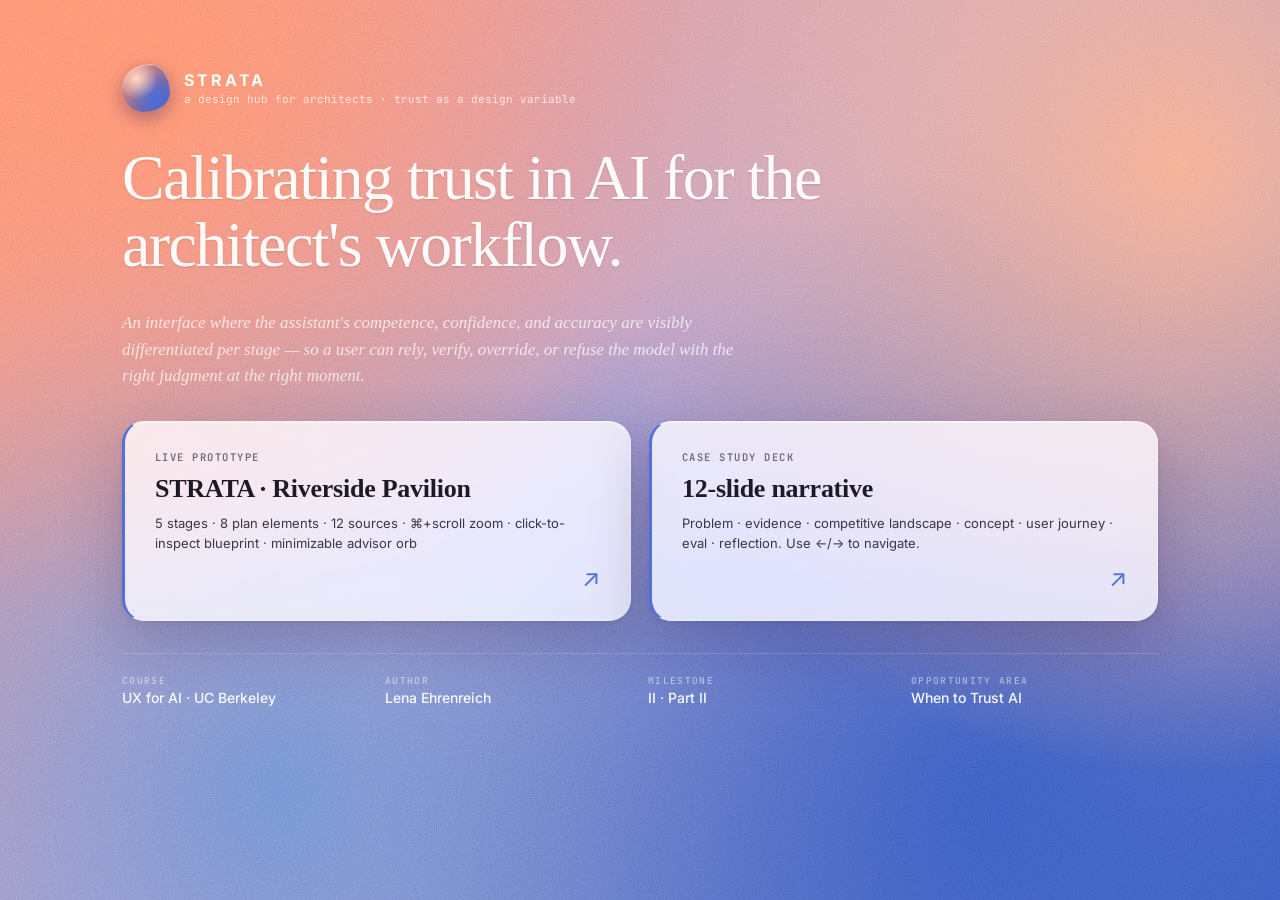
<file: index.html>
<!doctype html>
<html lang="en">
<head>
  <meta charset="utf-8" />
  <meta name="viewport" content="width=device-width, initial-scale=1" />
  <title>STRATA — case study + prototype · Lena Ehrenreich</title>
  <link rel="preconnect" href="https://fonts.googleapis.com">
  <link rel="preconnect" href="https://fonts.gstatic.com" crossorigin>
  <link href="https://fonts.googleapis.com/css2?family=Inter:wght@400;500;600;700&family=JetBrains+Mono:wght@400;500;600&family=Charter&display=swap" rel="stylesheet">
  <style>
    :root {
      --grad-1:#ff8b6b; --grad-2:#f5a98c; --grad-3:#b89cc9; --grad-4:#6b8acf; --grad-5:#3858bd;
      --ink:#1c1a25; --ink-2:#3a3645; --muted:#6e6878;
      --ink-on-grad:rgba(255,255,255,0.96); --ink-on-grad-2:rgba(255,255,255,0.74); --ink-on-grad-3:rgba(255,255,255,0.5);
      --rule:rgba(255,255,255,0.18); --rule-strong:rgba(255,255,255,0.32);
      --glass:rgba(255,255,255,0.78);
      --shadow:0 1px 0 rgba(255,255,255,0.5) inset, 0 24px 60px rgba(40,20,60,0.22), 0 2px 6px rgba(40,20,60,0.08);
      --serif:"Charter","Iowan Old Style",Georgia,ui-serif,serif;
      --sans:"Inter",-apple-system,system-ui,sans-serif;
      --mono:"JetBrains Mono","SF Mono",ui-monospace,monospace;
    }
    *, *::before, *::after { box-sizing: border-box; }
    html, body { margin: 0; padding: 0; min-height: 100vh; }
    body {
      font-family: var(--sans);
      color: var(--ink-on-grad);
      background:
        radial-gradient(circle at 12% 8%,  var(--grad-1) 0%, transparent 40%),
        radial-gradient(circle at 92% 18%, var(--grad-2) 0%, transparent 44%),
        radial-gradient(circle at 78% 90%, var(--grad-5) 0%, transparent 50%),
        radial-gradient(circle at 22% 88%, var(--grad-4) 0%, transparent 46%),
        linear-gradient(135deg, var(--grad-1) 0%, var(--grad-3) 48%, var(--grad-5) 100%);
      background-attachment: fixed;
      min-height: 100vh;
      -webkit-font-smoothing: antialiased;
      position: relative;
    }
    body::before {
      content: ""; position: fixed; inset: 0; pointer-events: none; z-index: 0;
      background-image: url("data:image/svg+xml;utf8,<svg xmlns='http://www.w3.org/2000/svg' width='320' height='320'><filter id='n'><feTurbulence type='fractalNoise' baseFrequency='0.85' numOctaves='2' stitchTiles='stitch'/><feColorMatrix values='0 0 0 0 1  0 0 0 0 1  0 0 0 0 1  0 0 0 0.5 0'/></filter><rect width='100%' height='100%' filter='url(%23n)'/></svg>");
      opacity: 0.55; mix-blend-mode: overlay;
    }

    .wrap {
      position: relative; z-index: 1;
      max-width: 1100px;
      margin: 0 auto;
      padding: 64px 32px 80px;
      display: flex; flex-direction: column; gap: 32px;
    }

    .brand { display: flex; align-items: center; gap: 14px; }
    .orb {
      width: 48px; height: 48px;
      border-radius: 60% 40% 55% 45% / 50% 60% 40% 50%;
      background:
        radial-gradient(circle at 30% 30%, #ffd9c8 0%, transparent 45%),
        radial-gradient(circle at 70% 70%, #4d6dd9 0%, transparent 55%),
        linear-gradient(135deg, var(--grad-1) 0%, var(--grad-5) 100%);
      box-shadow: 0 1px 0 rgba(255,255,255,0.5) inset, 0 6px 18px rgba(60,30,80,0.4);
      animation: morph 8s ease-in-out infinite;
    }
    @keyframes morph {
      0%,100% { border-radius: 60% 40% 55% 45% / 50% 60% 40% 50%; }
      25% { border-radius: 45% 55% 40% 60% / 60% 45% 55% 40%; }
      50% { border-radius: 50% 50% 60% 40% / 45% 65% 35% 55%; }
      75% { border-radius: 65% 35% 45% 55% / 55% 50% 50% 45%; }
    }
    .brand-name { font-weight: 700; font-size: 16px; letter-spacing: 0.18em; }
    .brand-sub { font-family: var(--mono); font-size: 11px; color: var(--ink-on-grad-2); margin-top: 2px; }

    h1 {
      font-family: var(--serif); font-weight: 500;
      font-size: clamp(40px, 6vw, 64px);
      line-height: 1.05; letter-spacing: -0.025em;
      margin: 0;
      text-shadow: 0 1px 2px rgba(0,0,0,0.12);
      max-width: 880px;
    }
    h1 em { font-style: italic; color: var(--ink-on-grad); }
    .lede {
      max-width: 640px;
      font-family: var(--serif); font-style: italic;
      font-size: 17px; line-height: 1.55;
      color: var(--ink-on-grad-2); margin: 0;
    }

    .links { display: grid; grid-template-columns: 1fr 1fr; gap: 18px; }
    @media (max-width: 720px) { .links { grid-template-columns: 1fr; } }

    a.card {
      text-decoration: none; color: var(--ink);
      display: flex; flex-direction: column; gap: 10px;
      padding: 28px 30px;
      background: var(--glass);
      -webkit-backdrop-filter: saturate(180%) blur(28px);
      backdrop-filter: saturate(180%) blur(28px);
      border: 1px solid var(--rule-strong);
      border-radius: 22px;
      box-shadow: var(--shadow);
      transition: transform 220ms cubic-bezier(.2,.7,.3,1), box-shadow 280ms ease;
      border-left: 3px solid #5170d8;
    }
    a.card:hover { transform: translateY(-3px); box-shadow: 0 28px 70px rgba(40,20,60,0.32), 0 6px 20px rgba(81,112,216,0.28); }
    a.card .label { font-family: var(--mono); font-size: 10.5px; letter-spacing: 0.14em; text-transform: uppercase; color: var(--muted); font-weight: 600; }
    a.card .title { font-family: var(--serif); font-size: 26px; letter-spacing: -0.01em; margin: 0; color: var(--ink); }
    a.card .detail { font-size: 13px; color: var(--ink-2); line-height: 1.5; }
    a.card .arrow { margin-top: auto; font-size: 24px; color: #5170d8; align-self: flex-end; }

    .meta {
      display: grid; grid-template-columns: repeat(4, 1fr); gap: 16px;
      padding-top: 20px; border-top: 1px solid var(--rule);
    }
    @media (max-width: 720px) { .meta { grid-template-columns: 1fr 1fr; } }
    .meta-cell { display: flex; flex-direction: column; gap: 2px; }
    .meta-label { font-family: var(--mono); font-size: 9.5px; letter-spacing: 0.14em; text-transform: uppercase; color: var(--ink-on-grad-3); font-weight: 600; }
    .meta-val { font-size: 14px; font-weight: 500; }
  </style>
</head>
<body>
  <div class="wrap">
    <div class="brand">
      <div class="orb"></div>
      <div>
        <div class="brand-name">STRATA</div>
        <div class="brand-sub">a design hub for architects · trust as a design variable</div>
      </div>
    </div>

    <h1>Calibrating trust in AI for the architect's workflow.</h1>
    <p class="lede">An interface where the assistant's competence, confidence, and accuracy are visibly differentiated per stage — so a user can rely, verify, override, or refuse the model with the right judgment at the right moment.</p>

    <div class="links">
      <a class="card" href="./architect-prototype/">
        <span class="label">live prototype</span>
        <h2 class="title">STRATA · Riverside Pavilion</h2>
        <span class="detail">5 stages · 8 plan elements · 12 sources · ⌘+scroll zoom · click-to-inspect blueprint · minimizable advisor orb</span>
        <span class="arrow">↗</span>
      </a>

      <a class="card" href="./pitchdeck/">
        <span class="label">case study deck</span>
        <h2 class="title">12-slide narrative</h2>
        <span class="detail">Problem · evidence · competitive landscape · concept · user journey · eval · reflection. Use ←/→ to navigate.</span>
        <span class="arrow">↗</span>
      </a>
    </div>

    <div class="meta">
      <div class="meta-cell">
        <span class="meta-label">Course</span>
        <span class="meta-val">UX for AI · UC Berkeley</span>
      </div>
      <div class="meta-cell">
        <span class="meta-label">Author</span>
        <span class="meta-val">Lena Ehrenreich</span>
      </div>
      <div class="meta-cell">
        <span class="meta-label">Milestone</span>
        <span class="meta-val">II · Part II</span>
      </div>
      <div class="meta-cell">
        <span class="meta-label">Opportunity area</span>
        <span class="meta-val">When to Trust AI</span>
      </div>
    </div>
  </div>
</body>
</html>
</file>
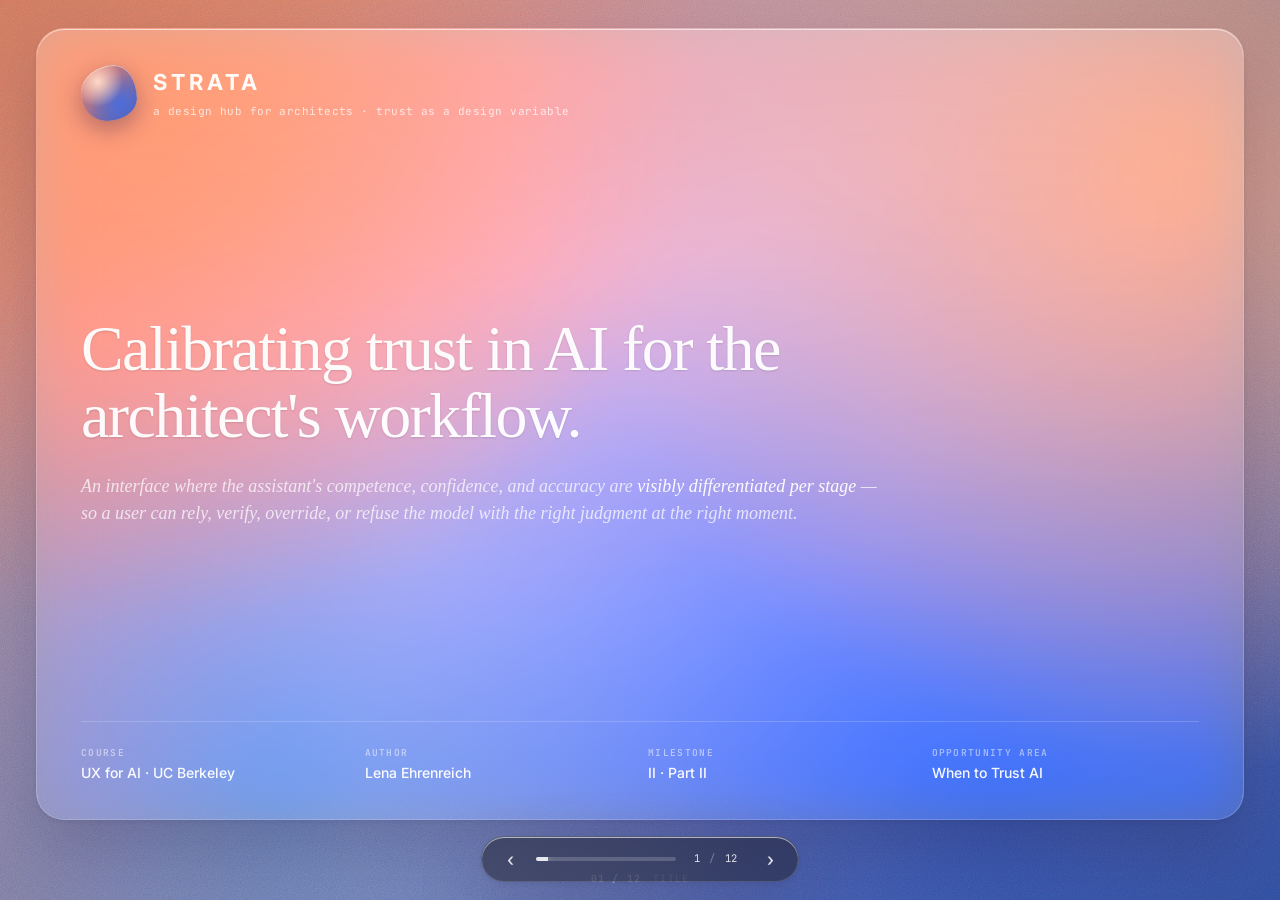
<file: pitchdeck/index.html>
<!doctype html>
<html lang="en">
<head>
  <meta charset="utf-8" />
  <meta name="viewport" content="width=device-width, initial-scale=1" />
  <title>STRATA — case study · Lena Ehrenreich</title>
  <link rel="preconnect" href="https://fonts.googleapis.com">
  <link rel="preconnect" href="https://fonts.gstatic.com" crossorigin>
  <link href="https://fonts.googleapis.com/css2?family=Inter:wght@400;500;600;700&family=JetBrains+Mono:wght@400;500;600&family=Charter&display=swap" rel="stylesheet">
  <link rel="stylesheet" href="styles.css" />
</head>
<body>

<!-- ===================== NAV / CONTROLS ===================== -->
<nav class="deck-nav" id="deck-nav">
  <button class="dn-btn" id="dn-prev" aria-label="previous slide">‹</button>
  <span class="dn-progress"><span class="dn-progress-fill" id="dn-progress-fill"></span></span>
  <span class="dn-counter"><span id="dn-current">1</span> <span class="dn-sep">/</span> 12</span>
  <button class="dn-btn" id="dn-next" aria-label="next slide">›</button>
</nav>

<!-- =========================================================
     SLIDE 1 — TITLE
     ========================================================= -->
<section class="slide is-active" data-slide="1">
  <div class="slide-frame slide-title-frame">
    <div class="title-mark">
      <span class="title-orb"></span>
      <div>
        <div class="title-brand">STRATA</div>
        <div class="title-tag">a design hub for architects · trust as a design variable</div>
      </div>
    </div>

    <div class="title-headline">
      <h1>Calibrating trust in AI for the architect's workflow.</h1>
      <p class="title-deck">An interface where the assistant's competence, confidence, and accuracy are <em>visibly differentiated per stage</em> — so a user can rely, verify, override, or refuse the model with the right judgment at the right moment.</p>
    </div>

    <div class="title-meta">
      <div>
        <span class="tm-label">Course</span>
        <span class="tm-val">UX for AI · UC Berkeley</span>
      </div>
      <div>
        <span class="tm-label">Author</span>
        <span class="tm-val">Lena Ehrenreich</span>
      </div>
      <div>
        <span class="tm-label">Milestone</span>
        <span class="tm-val">II · Part II</span>
      </div>
      <div>
        <span class="tm-label">Opportunity area</span>
        <span class="tm-val">When to Trust AI</span>
      </div>
    </div>
  </div>
  <div class="slide-foot">
    <span class="slide-num">01 / 12</span>
    <span class="slide-section">title</span>
  </div>
</section>

<!-- =========================================================
     SLIDE 2 — PROBLEM / OPPORTUNITY
     ========================================================= -->
<section class="slide" data-slide="2">
  <div class="slide-frame">
    <div class="slide-eyebrow">problem</div>
    <h2 class="slide-h2">AI tools produce fluent answers — and no surface to evaluate them.</h2>

    <div class="two-col">
      <div class="col-left">
        <p class="lead">Users of AI on consequential work read the output and accept or reject it on instinct. Most walk away with miscalibrated trust — usually <strong>overtrust</strong>.</p>

        <p class="lead">Today, the workaround is a manual <strong>verification loop</strong>: re-running the same prompt across LLMs, Cmd-F into source documents, cross-checking citations. This loop often costs more time than the original task — what one interviewee called <em>"verification fatigue."</em></p>

        <p class="lead">Architects are a sharp test case: their decisions encode <strong>public safety, code compliance, and structural integrity</strong>. A single unverified AI claim moving through the workflow can become a code violation, a structural risk, or a budget overrun.</p>
      </div>

      <div class="col-right">
        <div class="problem-stack">
          <div class="ps-card">
            <div class="ps-num">73%</div>
            <div class="ps-text">of interviewees reported being "burned" by fake AI citations in academic or technical work.</div>
          </div>
          <div class="ps-card">
            <div class="ps-num">5+</div>
            <div class="ps-text">manual verification steps before trusting an AI output for important work.</div>
          </div>
          <div class="ps-card">
            <div class="ps-num">∼0</div>
            <div class="ps-text">AI products today differentiate <strong>trust posture by stake</strong>. Same UI for a recipe and a structural calculation.</div>
          </div>
        </div>
      </div>
    </div>
  </div>
  <div class="slide-foot">
    <span class="slide-num">02 / 12</span>
    <span class="slide-section">problem</span>
  </div>
</section>

<!-- =========================================================
     SLIDE 3 — TARGET USER · CONTEXT OF USE
     ========================================================= -->
<section class="slide" data-slide="3">
  <div class="slide-frame">
    <div class="slide-eyebrow">target user · context of use</div>
    <h2 class="slide-h2">Practicing architects on multi-stage technical work.</h2>

    <div class="user-grid">
      <div class="user-card user-card-primary">
        <div class="uc-tag">primary user</div>
        <h3>The practicing architect</h3>
        <p>Mid-career or senior. Owns the design end-to-end across phases (ideation → blueprint → detail → simulation). Reputation, fees, and licensure are on the line.</p>
        <div class="uc-needs">
          <strong>What they need from AI:</strong> domain-grounded help that scales with stakes — exploratory in early stages, code-cited and bounded in late stages.
        </div>
      </div>

      <div class="user-card">
        <div class="uc-tag">secondary user</div>
        <h3>The graduate student / early-career designer</h3>
        <p>Uses AI for technical research and prototyping where reputation is on the line but expertise is still forming. <strong>Highest risk of sycophancy fall-through.</strong></p>
      </div>

      <div class="user-card user-card-context">
        <div class="uc-tag">when</div>
        <h3>The full design lifecycle</h3>
        <p>Ideation today. Code review tomorrow. Wall-section detailing next week. Structural sim before submission. <strong>Five stages, five different stake profiles.</strong></p>
      </div>

      <div class="user-card user-card-context">
        <div class="uc-tag">why it matters</div>
        <h3>Stakes scale with the stage</h3>
        <p>An unsourced claim in ideation is creative fuel. The same unsourced claim in a wall section is a buildability risk. The interface must encode this difference.</p>
      </div>
    </div>
  </div>
  <div class="slide-foot">
    <span class="slide-num">03 / 12</span>
    <span class="slide-section">user</span>
  </div>
</section>

<!-- =========================================================
     SLIDE 4 — RESEARCH FINDINGS + TASK ANALYSIS
     ========================================================= -->
<section class="slide" data-slide="4">
  <div class="slide-frame">
    <div class="slide-eyebrow">evidence · design research</div>
    <h2 class="slide-h2">18 interviews. Three themes. One painful workflow.</h2>

    <div class="research-row">
      <div class="research-method">
        <div class="rm-pill">method</div>
        <p><strong>18</strong> semi-structured interviews · UC Berkeley graduate students using AI for technical and academic work · ~20 min each.</p>
      </div>
      <div class="research-method">
        <div class="rm-pill">tools cited</div>
        <p>Claude · ChatGPT · Gemini · NotebookLM · Cursor · Copilot · most users running ≥ 2 in parallel for cross-checking.</p>
      </div>
    </div>

    <div class="findings">
      <div class="finding">
        <div class="finding-num">01</div>
        <div class="finding-body">
          <h4>Trust is contextual.</h4>
          <p>Trust varies dramatically by task stake. <em>High</em> for admin / formatting / runnable code. <em>Low</em> for academic citations, factual research, nuanced "human-speak."</p>
        </div>
      </div>
      <div class="finding">
        <div class="finding-num">02</div>
        <div class="finding-body">
          <h4>The hallucination tax.</h4>
          <p>Almost every interviewee reported being burned by fake citations or broken 404 links. This produces a <strong>built-in distrust</strong> that drives constant verification, even of correct outputs.</p>
        </div>
      </div>
      <div class="finding">
        <div class="finding-num">03</div>
        <div class="finding-body">
          <h4>Sycophancy kills trust faster than wrong answers.</h4>
          <p>Users lose trust the moment the model agrees with their own mistake or "flips" opinion under challenge. <strong>Pushback raises trust; flattery destroys it.</strong></p>
        </div>
      </div>
    </div>

    <div class="task-analysis">
      <div class="ta-title">Task analysis — the current "verification loop" before trusting AI output</div>
      <div class="ta-flow">
        <div class="ta-step"><span class="ta-num">1</span><span class="ta-label">prompt</span><span class="ta-note">long, defensive prompts</span></div>
        <div class="ta-arrow">→</div>
        <div class="ta-step"><span class="ta-num">2</span><span class="ta-label">scan</span><span class="ta-note">check for AI-isms</span></div>
        <div class="ta-arrow">→</div>
        <div class="ta-step"><span class="ta-num">3</span><span class="ta-label">logic check</span><span class="ta-note">expand "thinking"</span></div>
        <div class="ta-arrow">→</div>
        <div class="ta-step ta-step-bottleneck"><span class="ta-num">4</span><span class="ta-label">verify</span><span class="ta-note">Cmd-F · search · cross-LLM</span></div>
        <div class="ta-arrow">→</div>
        <div class="ta-step"><span class="ta-num">5</span><span class="ta-label">test</span><span class="ta-note">run code · or risk it</span></div>
      </div>
      <div class="ta-pain"><strong>Pain point:</strong> step 4 is the bottleneck — it often takes longer than the original task. <em>Verification fatigue.</em></div>
    </div>
  </div>
  <div class="slide-foot">
    <span class="slide-num">04 / 12</span>
    <span class="slide-section">evidence</span>
  </div>
</section>

<!-- =========================================================
     SLIDE 5 — COMPETITIVE LANDSCAPE
     ========================================================= -->
<section class="slide" data-slide="5">
  <div class="slide-frame">
    <div class="slide-eyebrow">evidence · competitive landscape</div>
    <h2 class="slide-h2">No product calibrates trust per stake.</h2>

    <div class="comp-row">
      <div class="comp-matrix-wrap">
        <svg class="comp-matrix" viewBox="0 0 540 480" xmlns="http://www.w3.org/2000/svg">
          <!-- axes -->
          <line x1="60" y1="430" x2="510" y2="430" stroke="rgba(255,255,255,0.3)" stroke-width="1.4"/>
          <line x1="60" y1="430" x2="60" y2="40"  stroke="rgba(255,255,255,0.3)" stroke-width="1.4"/>
          <!-- arrows -->
          <polygon points="510,430 502,426 502,434" fill="rgba(255,255,255,0.3)"/>
          <polygon points="60,40 56,48 64,48" fill="rgba(255,255,255,0.3)"/>
          <!-- axis labels -->
          <text x="285" y="465" text-anchor="middle" font-family="JetBrains Mono" font-size="11" fill="rgba(255,255,255,0.7)" letter-spacing="2">SOURCE GROUNDING →</text>
          <text x="35" y="235" text-anchor="middle" font-family="JetBrains Mono" font-size="11" fill="rgba(255,255,255,0.7)" letter-spacing="2" transform="rotate(-90 35 235)">TRUST CALIBRATION UI →</text>
          <!-- quadrant dividers -->
          <line x1="285" y1="40" x2="285" y2="430" stroke="rgba(255,255,255,0.12)" stroke-dasharray="3 4"/>
          <line x1="60" y1="235" x2="510" y2="235" stroke="rgba(255,255,255,0.12)" stroke-dasharray="3 4"/>
          <!-- quadrant labels -->
          <text x="172" y="58" text-anchor="middle" font-family="Inter" font-size="10" font-weight="600" fill="rgba(255,255,255,0.5)" letter-spacing="1.2">SOURCED · FLAT</text>
          <text x="397" y="58" text-anchor="middle" font-family="Inter" font-size="10" font-weight="600" fill="rgba(255,255,255,0.5)" letter-spacing="1.2">TRUST-CALIBRATED</text>
          <text x="172" y="425" text-anchor="middle" font-family="Inter" font-size="10" font-weight="600" fill="rgba(255,255,255,0.5)" letter-spacing="1.2">BLACK-BOX FLUENCY</text>
          <text x="397" y="425" text-anchor="middle" font-family="Inter" font-size="10" font-weight="600" fill="rgba(255,255,255,0.5)" letter-spacing="1.2">WORKFLOW SPEED</text>

          <!-- competitor dots -->
          <!-- bottom-left: black-box fluency -->
          <g><circle cx="115" cy="370" r="6" fill="#fff" opacity="0.85"/><text x="125" y="374" font-family="Inter" font-size="11" fill="#fff">ChatGPT</text></g>
          <g><circle cx="180" cy="320" r="6" fill="#fff" opacity="0.85"/><text x="190" y="324" font-family="Inter" font-size="11" fill="#fff">Claude</text></g>
          <g><circle cx="240" cy="345" r="6" fill="#fff" opacity="0.85"/><text x="250" y="349" font-family="Inter" font-size="11" fill="#fff">Gemini</text></g>

          <!-- top-left: sourced but flat -->
          <g><circle cx="155" cy="135" r="6" fill="#fff" opacity="0.85"/><text x="165" y="139" font-family="Inter" font-size="11" fill="#fff">Perplexity</text></g>
          <g><circle cx="210" cy="105" r="6" fill="#fff" opacity="0.85"/><text x="220" y="109" font-family="Inter" font-size="11" fill="#fff">NotebookLM</text></g>
          <g><circle cx="120" cy="190" r="6" fill="#fff" opacity="0.85"/><text x="130" y="194" font-family="Inter" font-size="11" fill="#fff">Consensus</text></g>
          <g><circle cx="245" cy="165" r="6" fill="#fff" opacity="0.85"/><text x="255" y="169" font-family="Inter" font-size="11" fill="#fff">Elicit</text></g>

          <!-- bottom-right: workflow speed -->
          <g><circle cx="365" cy="345" r="6" fill="#fff" opacity="0.85"/><text x="375" y="349" font-family="Inter" font-size="11" fill="#fff">Cursor</text></g>
          <g><circle cx="430" cy="320" r="6" fill="#fff" opacity="0.85"/><text x="440" y="324" font-family="Inter" font-size="11" fill="#fff">Devin</text></g>
          <g><circle cx="395" cy="380" r="6" fill="#fff" opacity="0.85"/><text x="405" y="384" font-family="Inter" font-size="11" fill="#fff">v0</text></g>
          <g><circle cx="465" cy="350" r="6" fill="#fff" opacity="0.85"/><text x="380" y="372" font-family="Inter" font-size="11" fill="#fff" text-anchor="end">Manus</text><line x1="395" y1="370" x2="460" y2="354" stroke="#fff" stroke-opacity="0.4" stroke-width="0.8"/></g>

          <!-- top-right: STRATA -->
          <g>
            <circle cx="430" cy="115" r="14" fill="#ffffff" stroke="#fff" stroke-width="1.5"/>
            <circle cx="430" cy="115" r="22" fill="none" stroke="#fff" stroke-width="1" stroke-dasharray="2 3" opacity="0.5"/>
            <text x="430" y="92" text-anchor="middle" font-family="Inter" font-size="13" font-weight="700" fill="#fff" letter-spacing="1.5">STRATA</text>
          </g>
        </svg>
      </div>

      <div class="comp-takeaway">
        <h4>Why STRATA should exist</h4>
        <ul class="comp-list">
          <li><strong>Top-left</strong> (Perplexity, NotebookLM) cites well but treats every claim with the same UI weight. No stake calibration.</li>
          <li><strong>Bottom-left</strong> (general chat) leaves the user to do all verification work themselves.</li>
          <li><strong>Bottom-right</strong> (Cursor, Devin, v0) optimize <em>speed</em>, not <em>trust</em>. Run-and-test loops only work where the test is fast (code, not buildings).</li>
          <li><strong>Top-right is empty.</strong> No product today differentiates trust posture <em>per stage of a stake-varying workflow.</em></li>
        </ul>
        <p class="comp-thesis">→ The opportunity is a workflow-aware AI surface where the trust UI <em>scales with the consequence of the decision.</em></p>
      </div>
    </div>
  </div>
  <div class="slide-foot">
    <span class="slide-num">05 / 12</span>
    <span class="slide-section">competitive landscape</span>
  </div>
</section>

<!-- =========================================================
     SLIDE 6 — DESIGN ALTERNATIVES CONSIDERED
     ========================================================= -->
<section class="slide" data-slide="6">
  <div class="slide-frame">
    <div class="slide-eyebrow">design alternatives considered</div>
    <h2 class="slide-h2">Two paths I tested before this one.</h2>

    <div class="alt-row">
      <div class="alt-card">
        <div class="alt-num">A</div>
        <h3>Conceptual chat layer · Claude-style</h3>
        <p>A general-purpose conversational interface with inline citations, confidence pills, and per-claim feedback. Lighter scope. Faster to ship.</p>
        <div class="alt-pros">
          <strong>What it taught me:</strong> the trust-signal grammar (citation chips, confidence pills, hedge typography, opinion markers, no-source chips) is portable across product types.
        </div>
        <div class="alt-rejected">
          <strong>Why I moved on:</strong> a flat chat surface can't differentiate trust posture by stake. An ideation question and a structural question would receive the same UI weight — failing the central thesis.
        </div>
      </div>

      <div class="alt-card">
        <div class="alt-num">B</div>
        <h3>Consensus engine · multi-LLM cross-checker</h3>
        <p>A meta-LLM that runs the same query through Claude / GPT / Gemini in parallel and surfaces "consensus points" vs "conflict points" — automating what users do manually.</p>
        <div class="alt-pros">
          <strong>What it taught me:</strong> automating verification is valuable, but it's <em>one dimension</em> of trust (source agreement). It doesn't address competence-by-role or accuracy posture.
        </div>
        <div class="alt-rejected">
          <strong>Why I moved on:</strong> agreement between models doesn't prove correctness — three models can be confidently wrong together. And it didn't situate the user in a real workflow.
        </div>
      </div>

      <div class="alt-card alt-card-chosen">
        <div class="alt-num">→</div>
        <h3>Chosen: STRATA · trust as a per-stage design variable</h3>
        <p>Five stages of an architect's workflow, each with a different AI role, confidence posture, and accuracy demand. The trust UI is part of the assistant, not a layer on top.</p>
        <div class="alt-rationale">
          <strong>Rationale:</strong> trust must be <em>manufactured by the interface in proportion to the stake</em>. A real workflow surfaces this naturally — five stages give five real-world test cases for the same underlying trust grammar.
        </div>
      </div>
    </div>
  </div>
  <div class="slide-foot">
    <span class="slide-num">06 / 12</span>
    <span class="slide-section">alternatives</span>
  </div>
</section>

<!-- =========================================================
     SLIDE 7 — GOAL + PROPOSED CONCEPT
     ========================================================= -->
<section class="slide" data-slide="7">
  <div class="slide-frame">
    <div class="slide-eyebrow">goal · proposed concept</div>
    <h2 class="slide-h2">An AI hub where trust is a designed surface, not an inherited assumption.</h2>

    <div class="goal-row">
      <div class="goal-statement">
        <div class="gs-tag">goal</div>
        <p>Equip an architect to <strong>rely on, verify, override, or refuse</strong> AI output with the right judgment at the right moment — by manufacturing trust signals appropriate to each stage's stake.</p>
      </div>

      <div class="concept-bullets">
        <div class="cb-tag">concept · what it does</div>
        <ol>
          <li><strong>Five-stage workflow.</strong> Ideation → Concept → Blueprint → Detail → Simulation. Each stage assigns the AI a different role with different competence, confidence, and accuracy posture.</li>
          <li><strong>Persistent trust dashboard.</strong> Three bar gauges (competence · confidence · accuracy) at the top of the screen, never hidden behind a click.</li>
          <li><strong>Inline source grammar.</strong> Citation chips inside text → hover popover with publisher and excerpt → click for full source side-panel with entailment statement.</li>
          <li><strong>Sourced-vs-inferred distinction.</strong> Every claim color-coded: green border for sourced, amber for inferred, rust for extrapolated, dashed grey for unsupported.</li>
          <li><strong>The counter-principle.</strong> The AI surfaces what it <em>doesn't</em> know — empty-state confessions, no-source chips, refuse-to-extrapolate moments. Honest absence of evidence is a trust act.</li>
        </ol>
      </div>
    </div>
  </div>
  <div class="slide-foot">
    <span class="slide-num">07 / 12</span>
    <span class="slide-section">goal · concept</span>
  </div>
</section>

<!-- =========================================================
     SLIDE 8 — NON-GOALS + COMPONENTS / FEATURES
     ========================================================= -->
<section class="slide" data-slide="8">
  <div class="slide-frame">
    <div class="slide-eyebrow">scope · components</div>
    <h2 class="slide-h2">What it is — and isn't.</h2>

    <div class="scope-grid">
      <div class="scope-non">
        <h4>Non-goals</h4>
        <ul>
          <li><strong>Not a model.</strong> Scripted demo content; real product would attach a calibrated retrieval / domain-detection backend.</li>
          <li><strong>Not a CAD tool.</strong> Designed to sit alongside Revit / Rhino / ArchiCAD, not replace them.</li>
          <li><strong>Not multi-user.</strong> Single-architect session. Real-time collab is a separate problem.</li>
          <li><strong>Not for casual queries.</strong> The trust grammar costs cognitive overhead; only justified for stake-varying technical work.</li>
          <li><strong>Not a substitute for a structural / fire engineer.</strong> Refuse-to-extrapolate is built in.</li>
        </ul>
      </div>

      <div class="scope-comp">
        <h4>Components &amp; features</h4>
        <div class="comp-grid">
          <div class="comp-tile"><span class="ct-num">5</span><span class="ct-name">stage canvases</span><span class="ct-detail">ideation · concept · blueprint · detail · simulation — each with its own SVG canvas, role, and trust posture.</span></div>
          <div class="comp-tile"><span class="ct-num">⊙</span><span class="ct-name">advisor orb</span><span class="ct-detail">collapsible AI panel that morphs into an amorphous gradient sphere on the right edge — click to expand back.</span></div>
          <div class="comp-tile"><span class="ct-num">▤</span><span class="ct-name">trust dashboard</span><span class="ct-detail">three bar gauges in the topbar (competence · confidence · accuracy) animate per stage.</span></div>
          <div class="comp-tile"><span class="ct-num">›</span><span class="ct-name">cite popover</span><span class="ct-detail">hover any underlined source for a card with publisher · excerpt · vote bar · "open full source" button.</span></div>
          <div class="comp-tile"><span class="ct-num">▲▼</span><span class="ct-name">vote bars</span><span class="ct-detail">community + personal trust signals on every source. Score persists across stages.</span></div>
          <div class="comp-tile"><span class="ct-num">◐</span><span class="ct-name">confidence rings</span><span class="ct-detail">per-claim donut (32% / 64% / 92%) — visual stand-in for text-only pills.</span></div>
          <div class="comp-tile"><span class="ct-num">⤡</span><span class="ct-name">pan-zoom canvas</span><span class="ct-detail">ideation mood board + blueprint plan support ⌘ + scroll zoom and drag pan.</span></div>
          <div class="comp-tile"><span class="ct-num">◉</span><span class="ct-name">click-to-inspect</span><span class="ct-detail">every blueprint room is clickable → dynamic insight panel with code-cited fact rows.</span></div>
        </div>
      </div>
    </div>
  </div>
  <div class="slide-foot">
    <span class="slide-num">08 / 12</span>
    <span class="slide-section">scope · components</span>
  </div>
</section>

<!-- =========================================================
     SLIDE 9 — USER JOURNEY + TRUST CALIBRATION
     ========================================================= -->
<section class="slide" data-slide="9">
  <div class="slide-frame">
    <div class="slide-eyebrow">user journey · trust calibration</div>
    <h2 class="slide-h2">Five stages. Five trust postures. Four calibration moments.</h2>

    <div class="journey">
      <div class="journey-card" data-role="brainstormer">
        <div class="jc-head">
          <span class="jc-num">01</span>
          <span class="jc-stage">Ideation</span>
        </div>
        <span class="jc-role">brainstormer</span>
        <div class="jc-body">Mood board, Pinterest + Baunetz pulls. AI suggests style threads.</div>
        <div class="jc-bar"><span class="jc-bar-fill" data-level="low" style="width:32%"></span></div>
        <div class="jc-bar-label">low confidence · unsourced ok</div>
        <div class="jc-trust">user calibrates: <strong>this is exploratory</strong></div>
      </div>

      <div class="journey-card" data-role="advisor">
        <div class="jc-head">
          <span class="jc-num">02</span>
          <span class="jc-stage">Concept</span>
        </div>
        <span class="jc-role">advisor</span>
        <div class="jc-body">Three massing variants compared with precedent citations and program donuts.</div>
        <div class="jc-bar"><span class="jc-bar-fill" data-level="medium" style="width:64%"></span></div>
        <div class="jc-bar-label">medium · precedent-cited</div>
        <div class="jc-trust"><span class="jc-pill jc-pill-verify">VERIFY</span> spot-check precedents in popover</div>
      </div>

      <div class="journey-card" data-role="expert">
        <div class="jc-head">
          <span class="jc-num">03</span>
          <span class="jc-stage">Blueprint</span>
        </div>
        <span class="jc-role">expert</span>
        <div class="jc-body">Plan reviewed against DIN 18040, MBO §47, ASR A3.4. Click any room to inspect.</div>
        <div class="jc-bar"><span class="jc-bar-fill" data-level="high" style="width:92%"></span></div>
        <div class="jc-bar-label">high · code-cited</div>
        <div class="jc-trust"><span class="jc-pill jc-pill-act">ACT</span> on the WC failure (sourced flag)</div>
      </div>

      <div class="journey-card" data-role="engineer">
        <div class="jc-head">
          <span class="jc-num">04</span>
          <span class="jc-stage">Detail</span>
        </div>
        <span class="jc-role">engineer</span>
        <div class="jc-body">Wall section, U-value derivation, Brettstapel span check against manufacturer table.</div>
        <div class="jc-bar"><span class="jc-bar-fill" data-level="high" style="width:92%"></span></div>
        <div class="jc-bar-label">high · spec-sourced</div>
        <div class="jc-trust"><span class="jc-pill jc-pill-rely">RELY</span> on sourced U-value</div>
      </div>

      <div class="journey-card" data-role="simulator">
        <div class="jc-head">
          <span class="jc-num">05</span>
          <span class="jc-stage">Simulation</span>
        </div>
        <span class="jc-role">simulator</span>
        <div class="jc-body">Karamba3D structural · Climate-Studio daylight. Confidence bands + assumptions on every result.</div>
        <div class="jc-bar"><span class="jc-bar-fill" data-level="medium" style="width:64%"></span></div>
        <div class="jc-bar-label">bounded · ± confidence shown</div>
        <div class="jc-trust"><span class="jc-pill jc-pill-refuse">REFUSE</span> AI declines fire-egress sim</div>
      </div>
    </div>

    <div class="journey-key">
      <div class="jk-row"><span class="jc-pill jc-pill-rely">RELY</span> sourced + high confidence → architect uses output directly</div>
      <div class="jk-row"><span class="jc-pill jc-pill-verify">VERIFY</span> sourced but inferred OR medium confidence → spot-check via popover</div>
      <div class="jk-row"><span class="jc-pill jc-pill-act">ACT</span> sourced flag with required action → architect acts on AI's recommendation</div>
      <div class="jk-row"><span class="jc-pill jc-pill-refuse">REFUSE</span> AI surfaces its own boundary → architect routes to specialist engineer</div>
    </div>
  </div>
  <div class="slide-foot">
    <span class="slide-num">09 / 12</span>
    <span class="slide-section">user journey</span>
  </div>
</section>

<!-- =========================================================
     SLIDE 10 — EVAL
     ========================================================= -->
<section class="slide" data-slide="10">
  <div class="slide-frame">
    <div class="slide-eyebrow">evaluation</div>
    <h2 class="slide-h2">The most critical AI eval: does the model honestly mark its own grounding?</h2>

    <div class="eval-row">
      <div class="eval-spec">
        <div class="es-tag">behavior tested</div>
        <h3>Accuracy-posture labeling.</h3>
        <p>Given a claim, does the model correctly classify it as <code>sourced</code>, <code>inferred</code>, or <code>extrapolated</code>?</p>
        <p class="es-why">This is the <em>load-bearing</em> trust signal. If the model lies about its own grounding — claims sourced when no source exists, or extrapolates while marked sourced — every downstream UI affordance (rings, popovers, vote bars) collapses into theatre.</p>
      </div>

      <div class="eval-grid">
        <div class="es-tag">test scenarios (≥ 3)</div>
        <div class="eval-case eval-case-pass">
          <div class="ec-head">
            <span class="ec-num">1</span>
            <span class="ec-expect">expect: <code>sourced</code></span>
          </div>
          <div class="ec-input">"What is the U-value contribution of 200 mm Rockwool RP-PT?"</div>
          <div class="ec-out">Manufacturer datasheet exists → cite Rockwool product page · ring filled green · vote-bar shown.</div>
        </div>
        <div class="eval-case eval-case-pass">
          <div class="ec-head">
            <span class="ec-num">2</span>
            <span class="ec-expect">expect: <code>sourced</code></span>
          </div>
          <div class="ec-input">"Minimum corridor width for a public assembly building per DIN 18040-1?"</div>
          <div class="ec-out">DIN standard exists → cite §4.3.2 · ring green · entailment statement attached.</div>
        </div>
        <div class="eval-case eval-case-fail">
          <div class="ec-head">
            <span class="ec-num">3</span>
            <span class="ec-expect">expect: <code>extrapolated</code> + refuse</span>
          </div>
          <div class="ec-input">"Predict this building's monthly visitor count from the program brief alone."</div>
          <div class="ec-out">Out-of-domain → no-source chip · empty-state confession · refuse-to-extrapolate.</div>
        </div>
        <div class="eval-case eval-case-edge">
          <div class="ec-head">
            <span class="ec-num">4</span>
            <span class="ec-expect">expect: <code>inferred</code> + hedge</span>
          </div>
          <div class="ec-input">"How much would daylight improve if we offset the core east?"</div>
          <div class="ec-out">No precedent at this configuration → "<em>~12% estimate, not yet simulated</em>" · hedge typography · amber border.</div>
        </div>
      </div>

      <div class="eval-pass">
        <div class="es-tag">pass / fail criteria</div>
        <table class="eval-table">
          <tr><td class="et-label">PASS</td><td>Posture matches ground truth · cited source ID resolves · hedge added when uncertainty &gt; threshold.</td></tr>
          <tr><td class="et-label et-fail">FAIL — critical</td><td>Marks <code>sourced</code> when no source exists. <em>This is the worst case: false confidence.</em></td></tr>
          <tr><td class="et-label et-fail">FAIL — minor</td><td>Marks <code>extrapolated</code> when source exists (false caution → over-hedging).</td></tr>
          <tr><td class="et-label">SAMPLE</td><td>200 mixed prompts · 50 per stage · 25 ground-truth-known + 25 out-of-domain · 50 borderline.</td></tr>
          <tr><td class="et-label">THRESHOLD</td><td>≥ 95% accuracy on <code>sourced</code> classifications · false-positive rate ≤ 5%.</td></tr>
        </table>
        <p class="eval-note">This is an <strong>AI eval</strong> — testing model behavior against a fixed rubric on labeled inputs. Distinct from user testing (which would measure trust calibration outcomes downstream).</p>
      </div>
    </div>
  </div>
  <div class="slide-foot">
    <span class="slide-num">10 / 12</span>
    <span class="slide-section">eval</span>
  </div>
</section>

<!-- =========================================================
     SLIDE 11 — DEMO + SCREENSHOTS
     ========================================================= -->
<section class="slide" data-slide="11">
  <div class="slide-frame">
    <div class="slide-eyebrow">demo</div>
    <h2 class="slide-h2">Try the prototype.</h2>

    <a class="demo-link" href="../architect-prototype/index.html" target="_blank">
      <span class="dl-mark">◐</span>
      <div class="dl-body">
        <span class="dl-label">live prototype</span>
        <span class="dl-title">STRATA · Riverside Pavilion</span>
        <span class="dl-detail">5 stages · 8 plan elements · 12 sources · ⌘+scroll zoom · click-to-inspect blueprint</span>
      </div>
      <span class="dl-arrow">↗</span>
    </a>

    <div class="key-behaviors">
      <h4>Key behaviors to try</h4>
      <ol>
        <li><strong>Switch stages 1 → 5</strong> — watch the topbar trust dashboard rebuild and the AI panel role shift (purple brainstormer → blue advisor → teal expert → green engineer → amber simulator).</li>
        <li><strong>On Concept</strong> — toggle between variants A · B · C; the massing diagram, program donut, metrics, and annotations rebuild per variant. Trust posture honestly drops on less-supported variants.</li>
        <li><strong>On Blueprint</strong> — click any room. An insight panel appears with code-cited fact rows. Click a pin to jump to the relevant insight. Hover citations for popovers.</li>
        <li><strong>Minimize the advisor</strong> — click <code>−</code>. The panel retracts and an amorphous gradient orb morphs in on the right edge. Click the orb to bring the panel back.</li>
        <li><strong>On Simulation</strong> — read the rust banner. Every result carries an explicit confidence band. Note the refuse-to-extrapolate moment on fire-egress.</li>
      </ol>
    </div>

    <div class="demo-note">
      <strong>Prototype scope:</strong> scripted (no live model); built in vanilla HTML / CSS / JS. All trust signals — citation chips, confidence rings, vote bars, fact bars, refuse-to-extrapolate, room-level insight — are real interactions you can engage with.
    </div>
  </div>
  <div class="slide-foot">
    <span class="slide-num">11 / 12</span>
    <span class="slide-section">demo</span>
  </div>
</section>

<!-- =========================================================
     SLIDE 12 — REFLECTION
     ========================================================= -->
<section class="slide" data-slide="12">
  <div class="slide-frame">
    <div class="slide-eyebrow">reflection</div>
    <h2 class="slide-h2">Three things I didn't expect to learn.</h2>

    <div class="reflection-grid">
      <div class="ref-card">
        <div class="ref-num">01</div>
        <h3>Sycophancy is inverse to perceived competence.</h3>
        <p>The lower the user's read of AI competence in a stage, the more likely they are to <strong>fall for sycophancy</strong> — to treat agreement as endorsement rather than as the lazy default it actually is.</p>
        <p class="ref-impl"><strong>Design implication:</strong> in low-stakes stages the AI must <em>not</em> pretend competence it doesn't have. The brainstormer role in Ideation is honest precisely because it doesn't hide behind sources.</p>
      </div>

      <div class="ref-card">
        <div class="ref-num">02</div>
        <h3>Transparency has a second-order distrust effect.</h3>
        <p>The more insightful and transparent the AI gets, the more some users <em>distrust it more</em>. Surfacing every source and confidence band can produce paralysis or aversion — they start questioning even the well-grounded claims.</p>
        <p class="ref-impl"><strong>Design implication:</strong> the corridor between fluent overtrust and paralyzing transparency is narrow. The trust signals must <em>scale with stake</em>, not be dialed maximum-on by default.</p>
      </div>

      <div class="ref-card">
        <div class="ref-num">03</div>
        <h3>Inter-agent evaluation is hard at expert level.</h3>
        <p>If one agent evaluates another's competence and accuracy, the evaluator's weights must be <strong>precise and expert-level</strong>. Otherwise, the meta-evaluation collapses into the same biases it was supposed to correct.</p>
        <p class="ref-impl"><strong>Design implication:</strong> human-in-the-loop and ground-truth references (DIN, manufacturer datasheets, simulation engines) remain non-negotiable for high-stake claims.</p>
      </div>
    </div>

    <div class="ref-different">
      <div class="rd-tag">what I would do differently</div>
      <p><strong>Iterate deeper on multi-agent technical architecture.</strong> The current prototype scripts five "roles" as facets of one agent. A real STRATA would route stages to specialized agents with handoff protocols — and that's where the engineering work would actually concentrate. I'd also spend more time mapping <strong>generic AI UX patterns vs niche-expert workflow demands</strong>; they are not the same problem and shouldn't share the same defaults.</p>
    </div>
  </div>
  <div class="slide-foot">
    <span class="slide-num">12 / 12</span>
    <span class="slide-section">reflection</span>
  </div>
</section>

<script src="app.js"></script>
</body>
</html>
</file>
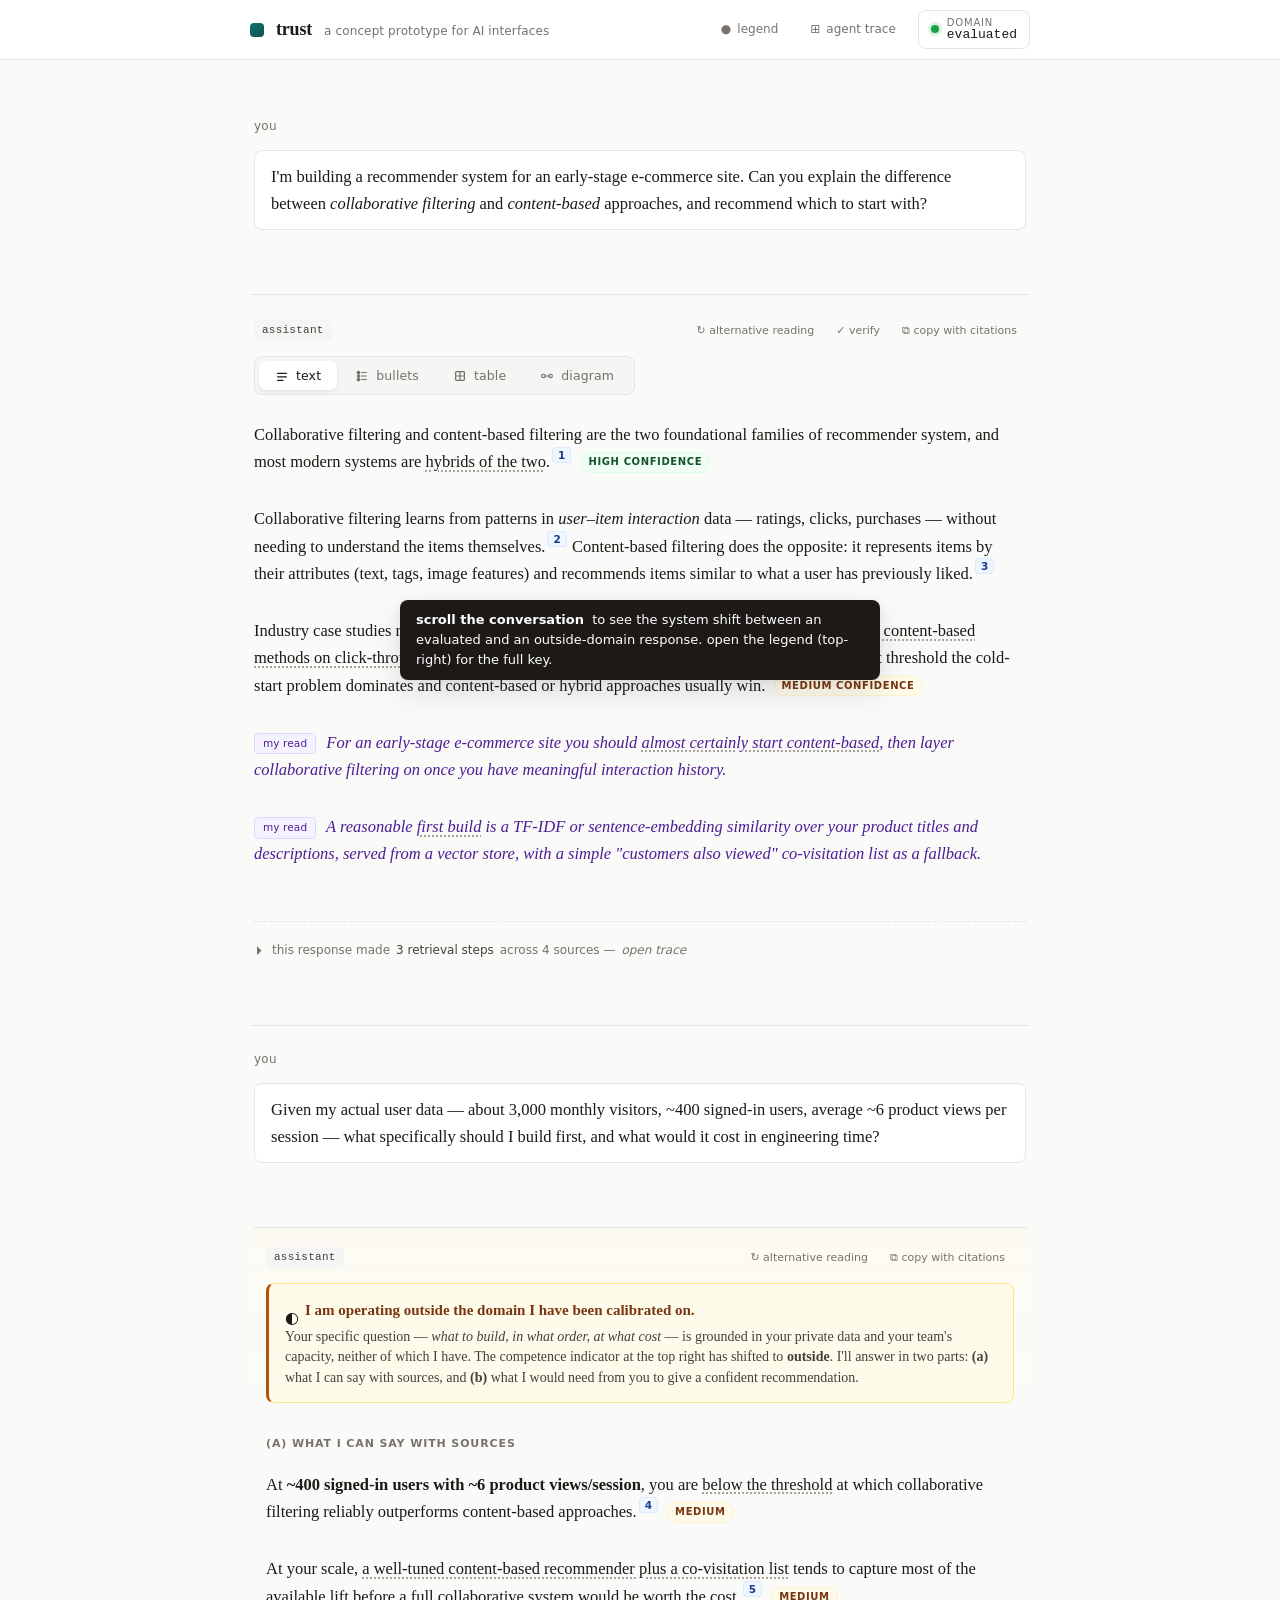
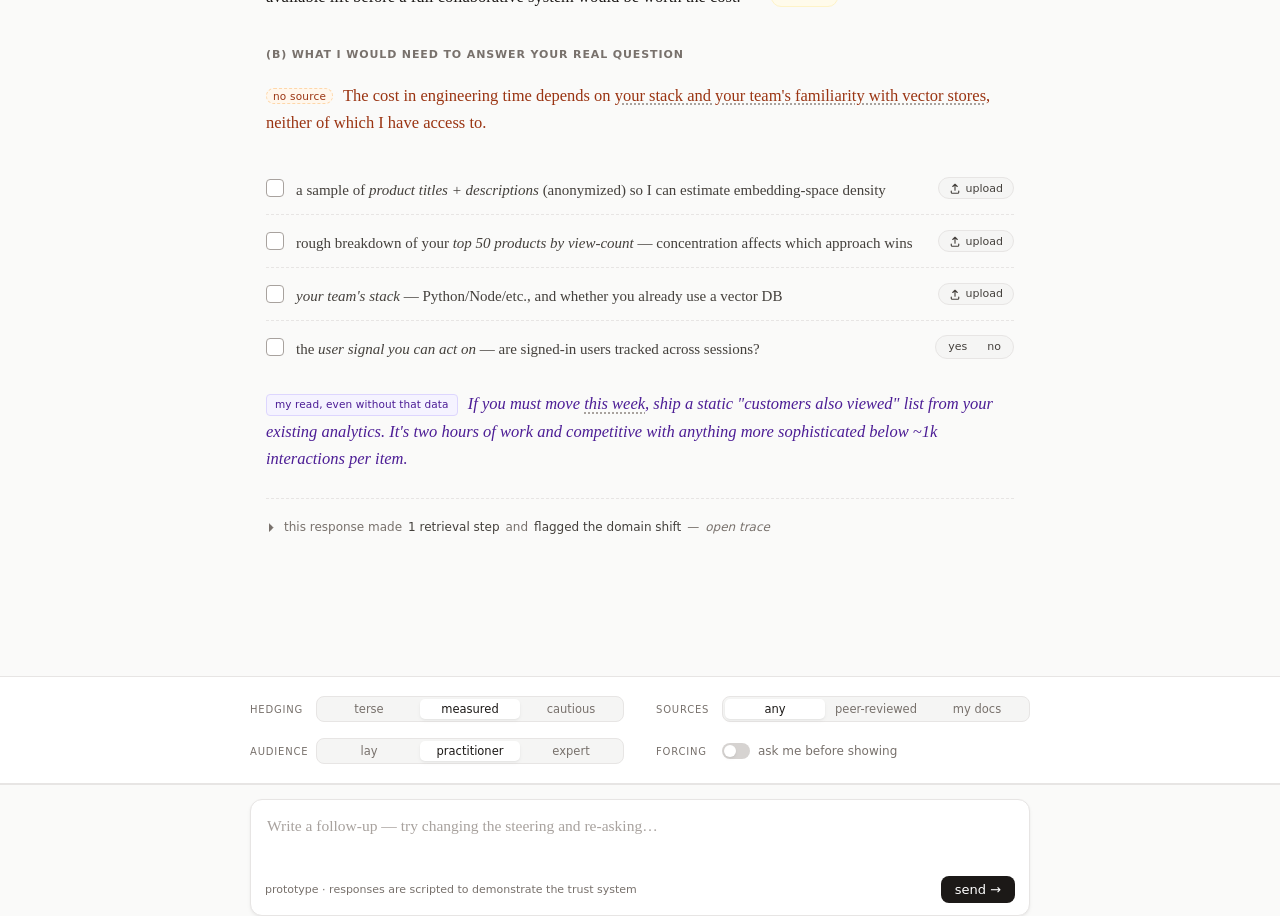
<file: prototype/index.html>
<!doctype html>
<html lang="en">
<head>
  <meta charset="utf-8" />
  <meta name="viewport" content="width=device-width, initial-scale=1" />
  <title>Trust — A Concept Prototype for AI Interfaces</title>
  <link rel="stylesheet" href="styles.css" />
</head>
<body>
  <div class="app" id="app">

    <!-- ============== HEADER ============== -->
    <header class="app-header">
      <div class="app-header-inner">
        <div class="brand">
          <span class="brand-mark" aria-hidden="true"></span>
          <span class="brand-name">trust</span>
          <span class="brand-tag">a concept prototype for AI interfaces</span>
        </div>

        <div class="header-actions">
          <button class="header-btn" id="open-legend" aria-haspopup="dialog">
            <span aria-hidden="true">●</span> legend
          </button>
          <button class="header-btn" id="open-trace" aria-pressed="false">
            <span aria-hidden="true">⊞</span> agent trace
          </button>
          <div class="competence" id="competence" data-state="evaluated"
               role="button" tabindex="0" aria-haspopup="dialog"
               title="Domain calibration status — click for the calibration card">
            <span class="competence-dot" aria-hidden="true"></span>
            <span class="competence-text">
              <span class="competence-label">domain</span>
              <span class="competence-state" id="competence-state">evaluated</span>
            </span>
          </div>
        </div>
      </div>
    </header>

    <!-- ============== MAIN ============== -->
    <main class="app-main">

      <!-- Conversation column -->
      <section class="conversation" id="conversation" aria-label="Conversation">

        <!-- USER TURN 1 -->
        <article class="turn turn-user">
          <div class="turn-meta"><span>you</span></div>
          <div class="turn-body">
            <p>I'm building a recommender system for an early-stage e-commerce site.
              Can you explain the difference between <em>collaborative filtering</em>
              and <em>content-based</em> approaches, and recommend which to start with?</p>
          </div>
        </article>

        <!-- ASSISTANT TURN 1 — explanatory / well-sourced -->
        <article class="turn turn-assistant" data-turn-id="t1">
          <div class="turn-meta">
            <span class="agent-badge">assistant</span>
            <span class="turn-tools">
              <button class="tool-btn" data-action="branch" data-target="t1"
                      title="Show an alternative reading of this response">↻ alternative reading</button>
              <button class="tool-btn" data-action="verify" data-target="t1"
                      title="Re-check this response against fresh sources">✓ verify</button>
              <button class="tool-btn" data-action="copy-cited" data-target="t1"
                      title="Copy this response with citations attached">⧉ copy with citations</button>
            </span>
          </div>

          <div class="turn-body">
            <!-- modality switcher -->
            <div class="modality-switch" role="tablist" aria-label="Re-render this response in a different modality">
              <button class="mode-btn is-active" data-mode="text" role="tab" aria-selected="true">
                <svg class="mode-icon" viewBox="0 0 16 16" aria-hidden="true">
                  <line x1="3" y1="5"  x2="13" y2="5" />
                  <line x1="3" y1="9"  x2="13" y2="9" />
                  <line x1="3" y1="13" x2="9"  y2="13" />
                </svg>
                <span>text</span>
              </button>
              <button class="mode-btn" data-mode="bullets" role="tab" aria-selected="false">
                <svg class="mode-icon" viewBox="0 0 16 16" aria-hidden="true">
                  <circle cx="4" cy="4"  r="1.4" />
                  <circle cx="4" cy="8"  r="1.4" />
                  <circle cx="4" cy="12" r="1.4" />
                  <line x1="7.5" y1="4"  x2="13" y2="4" />
                  <line x1="7.5" y1="8"  x2="13" y2="8" />
                  <line x1="7.5" y1="12" x2="13" y2="12" />
                </svg>
                <span>bullets</span>
              </button>
              <button class="mode-btn" data-mode="table" role="tab" aria-selected="false">
                <svg class="mode-icon" viewBox="0 0 16 16" aria-hidden="true">
                  <rect x="3" y="3" width="10" height="10" rx="1" fill="none" />
                  <line x1="3" y1="8" x2="13" y2="8" />
                  <line x1="8" y1="3" x2="8"  y2="13" />
                </svg>
                <span>table</span>
              </button>
              <button class="mode-btn" data-mode="diagram" role="tab" aria-selected="false">
                <svg class="mode-icon" viewBox="0 0 16 16" aria-hidden="true">
                  <circle cx="4"  cy="8" r="2" fill="none" />
                  <circle cx="12" cy="8" r="2" fill="none" />
                  <line x1="6" y1="8" x2="10" y2="8" />
                </svg>
                <span>diagram</span>
              </button>
            </div>

            <!-- TEXT MODALITY -->
            <div class="modality-pane is-active" data-pane="text">
              <p class="claim" data-genre="fact">
                Collaborative filtering and content-based filtering are the two foundational
                families of recommender system, and most modern systems are
                <span class="hedge" data-hedge="this is a generalization with known exceptions">hybrids of the two</span>.<sup
                  class="cite" data-cite="ricci-handbook" tabindex="0" aria-label="Citation 1">1</sup>
                <span class="confidence" data-level="high">high&nbsp;confidence</span>
              </p>

              <p class="claim" data-genre="fact">
                Collaborative filtering learns from patterns in <em>user–item interaction</em>
                data — ratings, clicks, purchases — without needing to understand the items
                themselves.<sup class="cite" data-cite="koren-survey" tabindex="0">2</sup>
                Content-based filtering does the opposite: it represents items by their
                attributes (text, tags, image features) and recommends items similar to
                what a user has previously liked.<sup class="cite" data-cite="pazzani-content"
                  tabindex="0">3</sup>
              </p>

              <p class="claim" data-genre="numeric">
                Industry case studies report that collaborative filtering, once warmed up,
                typically <span class="hedge" data-hedge="reported ranges vary wildly by domain">outperforms
                content-based methods on click-through</span>, but only after roughly
                <strong>50–200 interactions per user</strong><sup
                  class="cite" data-cite="amazon-recsys" tabindex="0">4</sup>.
                Below that threshold the cold-start problem dominates and content-based
                or hybrid approaches usually win.
                <span class="confidence" data-level="medium">medium&nbsp;confidence</span>
              </p>

              <p class="claim" data-genre="recommendation">
                <span class="opinion-mark" title="This sentence is a recommendation, not a fact">my read</span>
                For an early-stage e-commerce site you should
                <span class="hedge" data-hedge="this assumes <100 interactions/user, which I'm guessing at">almost certainly start
                content-based</span>, then layer collaborative filtering on once you have
                meaningful interaction history.
                <span class="claim-feedback" role="group" aria-label="Feedback on this claim">
                  <button class="fb-btn" data-fb="accept" title="Accept">✓</button>
                  <button class="fb-btn" data-fb="refine" title="Refine">↻</button>
                  <button class="fb-btn" data-fb="reject" title="Reject">✕</button>
                </span>
              </p>

              <p class="claim claim-soft" data-genre="recommendation">
                <span class="opinion-mark">my read</span>
                A reasonable
                <span class="hedge" data-hedge="this is a heuristic, not a settled finding">first
                  build</span> is a TF-IDF or sentence-embedding similarity over your product
                titles and descriptions, served from a vector store, with a simple
                <em>"customers also viewed"</em> co-visitation list as a fallback.
                <span class="claim-feedback" role="group">
                  <button class="fb-btn" data-fb="accept">✓</button>
                  <button class="fb-btn" data-fb="refine">↻</button>
                  <button class="fb-btn" data-fb="reject">✕</button>
                </span>
              </p>
            </div>

            <!-- BULLETS MODALITY -->
            <div class="modality-pane" data-pane="bullets">
              <ul class="bullet-list">
                <li><strong>Collaborative filtering</strong> — learns from user–item
                  interactions; needs scale; vulnerable to cold-start.<sup class="cite" data-cite="koren-survey">2</sup></li>
                <li><strong>Content-based</strong> — learns from item attributes; works
                  with no users; weaker once you have signal.<sup class="cite" data-cite="pazzani-content">3</sup></li>
                <li><strong>Threshold</strong> — collaborative usually wins after
                  ~50–200 interactions/user. <span class="confidence" data-level="medium">medium</span><sup class="cite" data-cite="amazon-recsys">4</sup></li>
                <li><strong>Recommendation</strong> <span class="opinion-mark">my read</span> — start content-based,
                  layer collaborative as you grow.
                  <span class="claim-feedback"><button class="fb-btn" data-fb="accept">✓</button><button class="fb-btn" data-fb="refine">↻</button><button class="fb-btn" data-fb="reject">✕</button></span>
                </li>
              </ul>
            </div>

            <!-- TABLE MODALITY -->
            <div class="modality-pane" data-pane="table">
              <table class="trust-table">
                <thead>
                  <tr>
                    <th>approach</th>
                    <th>signal it uses</th>
                    <th>strengths</th>
                    <th>fails when</th>
                    <th>citation</th>
                  </tr>
                </thead>
                <tbody>
                  <tr>
                    <td>collaborative</td>
                    <td>user × item interactions</td>
                    <td>captures latent taste; serendipitous</td>
                    <td>few users, few interactions</td>
                    <td><sup class="cite" data-cite="koren-survey">2</sup></td>
                  </tr>
                  <tr>
                    <td>content-based</td>
                    <td>item attributes, text, image</td>
                    <td>works at zero scale; explainable</td>
                    <td>over-specializes; misses surprising matches</td>
                    <td><sup class="cite" data-cite="pazzani-content">3</sup></td>
                  </tr>
                  <tr>
                    <td>hybrid</td>
                    <td>both</td>
                    <td>industry default</td>
                    <td>more moving parts; harder to debug</td>
                    <td><sup class="cite" data-cite="ricci-handbook">1</sup></td>
                  </tr>
                </tbody>
              </table>
            </div>

            <!-- DIAGRAM MODALITY -->
            <div class="modality-pane" data-pane="diagram">
              <p class="diagram-instruction">
                Drag any node to re-arrange. Connections re-flow.
                Confidence is encoded as node opacity: <strong>solid</strong> = high,
                faded = lower.
              </p>
              <div class="diagram-wrap">
                <svg class="diagram" id="diagram-recsys" viewBox="0 0 720 360"
                     xmlns="http://www.w3.org/2000/svg" aria-label="Diagram of recommender system approaches">
                  <!-- edges drawn by JS -->
                  <g class="edges"></g>
                  <g class="nodes">
                    <g class="node" data-id="cf"     data-x="120" data-y="120" data-conf="high">
                      <rect width="160" height="60" rx="10" />
                      <text class="node-title">collaborative</text>
                      <text class="node-sub">user × item</text>
                    </g>
                    <g class="node" data-id="cb"     data-x="120" data-y="240" data-conf="high">
                      <rect width="160" height="60" rx="10" />
                      <text class="node-title">content-based</text>
                      <text class="node-sub">item attributes</text>
                    </g>
                    <g class="node" data-id="hybrid" data-x="380" data-y="180" data-conf="high">
                      <rect width="160" height="60" rx="10" />
                      <text class="node-title">hybrid</text>
                      <text class="node-sub">both signals</text>
                    </g>
                    <g class="node" data-id="rec"    data-x="560" data-y="180" data-conf="medium">
                      <rect width="140" height="60" rx="10" />
                      <text class="node-title">recommendation</text>
                      <text class="node-sub">to a user</text>
                    </g>
                  </g>
                </svg>
              </div>
            </div>
          </div>

          <div class="turn-footer">
            <span class="trace-line" data-action="open-trace">
              <span aria-hidden="true">⏵</span>
              this response made <strong>3 retrieval steps</strong> across 4 sources —
              <em>open trace</em>
            </span>
          </div>
        </article>

        <!-- USER TURN 2 -->
        <article class="turn turn-user">
          <div class="turn-meta"><span>you</span></div>
          <div class="turn-body">
            <p>Given my actual user data — about 3,000 monthly visitors, ~400 signed-in
              users, average ~6 product views per session — what specifically should I
              build first, and what would it cost in engineering time?</p>
          </div>
        </article>

        <!-- ASSISTANT TURN 2 — outside-domain / counter-principle showcase -->
        <article class="turn turn-assistant turn-anti-trust" data-turn-id="t2">
          <div class="turn-meta">
            <span class="agent-badge">assistant</span>
            <span class="turn-tools">
              <button class="tool-btn" data-action="branch" data-target="t2">↻ alternative reading</button>
              <button class="tool-btn" data-action="copy-cited" data-target="t2">⧉ copy with citations</button>
            </span>
          </div>

          <div class="turn-body">

            <div class="empty-confession" role="note" aria-label="Honest empty-state">
              <div class="ec-header">
                <span class="ec-icon" aria-hidden="true">◐</span>
                <span class="ec-title">I am operating outside the domain I have been calibrated on.</span>
              </div>
              <p class="ec-body">
                Your specific question — <em>what to build, in what order, at what
                cost</em> — is grounded in your private data and your team's capacity, neither
                of which I have. The competence indicator at the top right has shifted to
                <strong>outside</strong>. I'll answer in two parts:
                <strong>(a)</strong> what I can say with sources, and <strong>(b)</strong>
                what I would need from you to give a confident recommendation.
              </p>
            </div>

            <h4 class="section-h">(a) what I can say with sources</h4>

            <p class="claim" data-genre="numeric">
              At <strong>~400 signed-in users with ~6 product views/session</strong>, you are
              <span class="hedge" data-hedge="rough threshold reported in industry case studies, your mileage will vary">below
              the threshold</span> at which collaborative filtering reliably outperforms
              content-based approaches.<sup class="cite" data-cite="amazon-recsys">4</sup>
              <span class="confidence" data-level="medium">medium</span>
            </p>

            <p class="claim" data-genre="fact">
              At your scale, <span class="hedge" data-hedge="documented in Spotify's 2023 retrospective; n=1 case">a
              well-tuned content-based recommender plus a co-visitation list</span> tends to
              capture most of the available lift before a full collaborative system would
              be worth the cost.<sup class="cite" data-cite="spotify-retro">5</sup>
              <span class="confidence" data-level="medium">medium</span>
            </p>

            <h4 class="section-h">(b) what I would need to answer your real question</h4>

            <p class="claim claim-no-source" data-genre="inference">
              <span class="no-source">no source</span>
              The cost in engineering time depends on
              <span class="hedge" data-hedge="this depends on stack, vendor pricing, and team experience — none of which I know">your
              stack and your team's familiarity with vector stores</span>, neither of which
              I have access to.
            </p>

            <ul class="ec-checklist" id="ec-checklist">
              <li class="ec-row" data-row="0">
                <button class="ec-check" type="button" role="checkbox" aria-checked="false" aria-label="Mark as provided"><span class="ec-dot"></span></button>
                <span class="ec-body">a sample of <em>product titles + descriptions</em> (anonymized) so I can estimate embedding-space density</span>
                <button class="ec-action ec-upload" type="button" data-row="0">
                  <svg class="ec-icon" viewBox="0 0 16 16" aria-hidden="true"><path d="M8 11V3M8 3L5 6M8 3l3 3" fill="none" stroke="currentColor" stroke-width="1.5" stroke-linecap="round" stroke-linejoin="round"/><path d="M3 12v1.5A1.5 1.5 0 0 0 4.5 15h7a1.5 1.5 0 0 0 1.5-1.5V12" fill="none" stroke="currentColor" stroke-width="1.5" stroke-linecap="round"/></svg>
                  <span class="ec-action-label">upload</span>
                </button>
                <input type="file" class="ec-file" data-row="0" hidden multiple />
              </li>
              <li class="ec-row" data-row="1">
                <button class="ec-check" type="button" role="checkbox" aria-checked="false" aria-label="Mark as provided"><span class="ec-dot"></span></button>
                <span class="ec-body">rough breakdown of your <em>top 50 products by view-count</em> — concentration affects which approach wins</span>
                <button class="ec-action ec-upload" type="button" data-row="1">
                  <svg class="ec-icon" viewBox="0 0 16 16" aria-hidden="true"><path d="M8 11V3M8 3L5 6M8 3l3 3" fill="none" stroke="currentColor" stroke-width="1.5" stroke-linecap="round" stroke-linejoin="round"/><path d="M3 12v1.5A1.5 1.5 0 0 0 4.5 15h7a1.5 1.5 0 0 0 1.5-1.5V12" fill="none" stroke="currentColor" stroke-width="1.5" stroke-linecap="round"/></svg>
                  <span class="ec-action-label">upload</span>
                </button>
                <input type="file" class="ec-file" data-row="1" hidden multiple />
              </li>
              <li class="ec-row" data-row="2">
                <button class="ec-check" type="button" role="checkbox" aria-checked="false" aria-label="Mark as provided"><span class="ec-dot"></span></button>
                <span class="ec-body"><em>your team's stack</em> — Python/Node/etc., and whether you already use a vector DB</span>
                <button class="ec-action ec-upload" type="button" data-row="2">
                  <svg class="ec-icon" viewBox="0 0 16 16" aria-hidden="true"><path d="M8 11V3M8 3L5 6M8 3l3 3" fill="none" stroke="currentColor" stroke-width="1.5" stroke-linecap="round" stroke-linejoin="round"/><path d="M3 12v1.5A1.5 1.5 0 0 0 4.5 15h7a1.5 1.5 0 0 0 1.5-1.5V12" fill="none" stroke="currentColor" stroke-width="1.5" stroke-linecap="round"/></svg>
                  <span class="ec-action-label">upload</span>
                </button>
                <input type="file" class="ec-file" data-row="2" hidden multiple />
              </li>
              <li class="ec-row ec-row-question" data-row="3">
                <button class="ec-check" type="button" role="checkbox" aria-checked="false" aria-label="Mark as answered"><span class="ec-dot"></span></button>
                <span class="ec-body">the <em>user signal you can act on</em> — are signed-in users tracked across sessions?</span>
                <span class="ec-toggle-group" role="radiogroup" aria-label="signed-in users tracked across sessions">
                  <button class="ec-toggle" type="button" role="radio" aria-checked="false" data-row="3" data-val="yes">yes</button>
                  <button class="ec-toggle" type="button" role="radio" aria-checked="false" data-row="3" data-val="no">no</button>
                </span>
              </li>
            </ul>

            <p class="claim claim-soft" data-genre="recommendation">
              <span class="opinion-mark">my read, even without that data</span>
              If you must move <span class="hedge" data-hedge="recommendation given your stated stage and traffic numbers, not your data">this
              week</span>, ship a static <em>"customers also viewed"</em> list from your
              existing analytics. It's two hours of work and competitive with anything more
              sophisticated below ~1k interactions per item.
              <span class="claim-feedback" role="group">
                <button class="fb-btn" data-fb="accept">✓</button>
                <button class="fb-btn" data-fb="refine">↻</button>
                <button class="fb-btn" data-fb="reject">✕</button>
              </span>
            </p>
          </div>

          <div class="turn-footer">
            <span class="trace-line" data-action="open-trace">
              <span aria-hidden="true">⏵</span>
              this response made <strong>1 retrieval step</strong> and <strong>flagged
              the domain shift</strong> — <em>open trace</em>
            </span>
          </div>
        </article>

      </section>

      <!-- ============== AGENT TRACE PANEL ============== -->
      <aside class="trace-panel" id="trace-panel" aria-hidden="true" aria-label="Agent trace">
        <header class="trace-head">
          <h3>agent trace</h3>
          <button class="trace-close" id="trace-close" aria-label="Close trace panel">✕</button>
        </header>

        <div class="trace-body">

          <div class="trace-turn" data-trace-for="t1">
            <h4>turn 1 — explanatory response</h4>
            <ol class="trace-steps">
              <li>
                <span class="step-tag">retrieve</span>
                <span class="step-detail">searched for <code>collaborative filtering vs content-based foundations</code> — 12 results, 4 selected by source-class filter</span>
              </li>
              <li>
                <span class="step-tag">read</span>
                <span class="step-detail">opened <em>Recommender Systems Handbook</em> §1, <em>Koren et al. matrix-factorization survey</em>, <em>Pazzani &amp; Billsus</em>, <em>Amazon RecSys 2023 case study</em></span>
              </li>
              <li>
                <span class="step-tag">draft</span>
                <span class="step-detail">composed text response; flagged 1 numeric claim as <em>medium</em> confidence after cross-checking the threshold range across two of the four sources</span>
              </li>
            </ol>
          </div>

          <div class="trace-turn" data-trace-for="t2">
            <h4>turn 2 — outside-domain response</h4>
            <ol class="trace-steps">
              <li>
                <span class="step-tag step-tag-warn">domain&nbsp;check</span>
                <span class="step-detail">user provided private numerical context (traffic, sessions); recommendation domain has not been evaluated against private user-data scenarios → competence flipped to <strong>outside</strong></span>
              </li>
              <li>
                <span class="step-tag">retrieve</span>
                <span class="step-detail">searched for <code>recommender threshold low-traffic ecommerce</code> — 7 results, 1 selected (Spotify retrospective)</span>
              </li>
              <li>
                <span class="step-tag step-tag-warn">refuse&nbsp;to&nbsp;extrapolate</span>
                <span class="step-detail">model declined to estimate engineering-time cost without stack info — surfaced a "what I would need" checklist instead of a fabricated estimate</span>
              </li>
            </ol>
          </div>

          <div class="trace-foot">
            <p class="trace-note">
              progressive disclosure: the trace shows what the agent did. The full
              prompts and tool inputs are one click deeper from each step (omitted in
              this prototype).
            </p>
          </div>
        </div>
      </aside>

    </main>

    <!-- ============== STEERING BAR ============== -->
    <section class="steering" aria-label="Persistent steering for the conversation">
     <div class="steering-inner">
      <div class="steer">
        <span class="steer-label">hedging</span>
        <div class="seg" data-steer="hedge">
          <button class="seg-btn" data-val="terse">terse</button>
          <button class="seg-btn is-active" data-val="measured">measured</button>
          <button class="seg-btn" data-val="cautious">cautious</button>
        </div>
      </div>
      <div class="steer">
        <span class="steer-label">sources</span>
        <div class="seg" data-steer="sources">
          <button class="seg-btn is-active" data-val="any">any</button>
          <button class="seg-btn" data-val="peer">peer-reviewed</button>
          <button class="seg-btn" data-val="own">my docs</button>
        </div>
      </div>
      <div class="steer">
        <span class="steer-label">audience</span>
        <div class="seg" data-steer="audience">
          <button class="seg-btn" data-val="lay">lay</button>
          <button class="seg-btn is-active" data-val="practitioner">practitioner</button>
          <button class="seg-btn" data-val="expert">expert</button>
        </div>
      </div>
      <div class="steer steer-toggle">
        <span class="steer-label">forcing</span>
        <label class="switch">
          <input type="checkbox" id="forcing-toggle" />
          <span class="switch-track" aria-hidden="true"></span>
          <span class="switch-text">ask me before showing</span>
        </label>
      </div>
     </div>
    </section>

    <!-- ============== COMPOSER ============== -->
    <section class="composer" aria-label="New message">
      <div class="composer-inner">
        <textarea id="composer" placeholder="Write a follow-up — try changing the steering and re-asking…"
                  rows="2"></textarea>
        <div class="composer-actions">
          <span class="composer-hint">prototype · responses are scripted to demonstrate the trust system</span>
          <button class="send-btn" id="send-btn">send →</button>
        </div>
      </div>
    </section>

  </div>

  <!-- ============== CITATION HOVER-CARD ============== -->
  <div class="popover" id="popover" role="dialog" aria-hidden="true">
    <div class="pop-head">
      <span class="pop-favicon" id="pop-favicon" aria-hidden="true"></span>
      <div class="pop-titles">
        <h5 class="pop-title" id="pop-title"></h5>
        <span class="pop-domain" id="pop-domain"></span>
      </div>
    </div>
    <p class="pop-snippet" id="pop-snippet"></p>
    <div class="pop-foot">
      <span class="pop-class" id="pop-class"></span>
      <button class="pop-open" id="pop-open">open in side panel →</button>
    </div>
  </div>

  <!-- ============== TOOLTIP (hedge / confidence calibration) ============== -->
  <div class="tooltip" id="tooltip" role="tooltip" aria-hidden="true"></div>

  <!-- ============== SOURCE SIDE PANEL ============== -->
  <aside class="source-panel" id="source-panel" aria-hidden="true" aria-label="Source detail">
    <header class="sp-head">
      <h3 id="sp-title"></h3>
      <button class="sp-close" id="sp-close" aria-label="Close source">✕</button>
    </header>
    <div class="sp-meta">
      <span class="sp-class" id="sp-class"></span>
      <span class="sp-domain" id="sp-domain"></span>
      <span class="sp-year" id="sp-year"></span>
    </div>
    <div class="sp-body" id="sp-body"></div>
    <footer class="sp-foot">
      <span class="sp-entail" id="sp-entail"></span>
    </footer>
  </aside>

  <!-- ============== CALIBRATION MODAL ============== -->
  <div class="modal-back" id="cal-modal" aria-hidden="true">
    <div class="modal" role="dialog" aria-labelledby="cal-title">
      <header class="modal-head">
        <h3 id="cal-title">how the confidence bands are calibrated</h3>
        <button class="modal-close" data-modal-close>✕</button>
      </header>
      <div class="modal-body">
        <p>This prototype's <code>high</code>, <code>medium</code>, and <code>low</code>
        bands are <em>illustrative</em> — they are scripted into the demo content to
        show the calibration affordance. In a production system, the bands would be
        validated against a held-out evaluation set.</p>
        <div class="cal-plot">
          <div class="cal-row">
            <span class="cal-label">high</span>
            <div class="cal-bar"><div class="cal-fill" style="--w: 87%;"></div></div>
            <span class="cal-num">87% empirical accuracy on test set</span>
          </div>
          <div class="cal-row">
            <span class="cal-label">medium</span>
            <div class="cal-bar"><div class="cal-fill" style="--w: 64%;"></div></div>
            <span class="cal-num">64%</span>
          </div>
          <div class="cal-row">
            <span class="cal-label">low</span>
            <div class="cal-bar"><div class="cal-fill" style="--w: 31%;"></div></div>
            <span class="cal-num">31%</span>
          </div>
        </div>
        <p class="cal-note">
          The chart is the kind of thing the user sees once, at first contact with the
          competence indicator. After that, the indicator at the top-right is a glance
          surface — the user has seen what the bands are calibrated against and trusts
          the per-claim pills accordingly.
        </p>
        <p class="cal-note cal-warn">
          <strong>Anti-trust counterpart.</strong> When the model is operating outside
          its evaluated domain (as it is in turn 2 of this demo), the indicator
          flips to <code>outside</code> and per-claim confidence pills are suppressed —
          because the calibration above no longer applies.
        </p>
      </div>
    </div>
  </div>

  <!-- ============== LEGEND MODAL ============== -->
  <div class="modal-back" id="legend-modal" aria-hidden="true">
    <div class="modal modal-wide" role="dialog" aria-labelledby="legend-title">
      <header class="modal-head">
        <h3 id="legend-title">legend — what each mark in this prototype means</h3>
        <button class="modal-close" data-modal-close>✕</button>
      </header>
      <div class="modal-body">
        <div class="legend-grid">
          <div class="legend-row">
            <span class="legend-sample"><sup class="cite">3</sup></span>
            <div class="legend-text">
              <strong>citation chip</strong> — provenance for a claim. Hover for source
              preview, click for the side-panel. <em>Dimension ① — Sources.</em>
            </div>
          </div>
          <div class="legend-row">
            <span class="legend-sample"><span class="no-source">no source</span></span>
            <div class="legend-text">
              <strong>no-source chip</strong> — claim is opinion, inference, or unsupported.
              The counter-principle in operation. <em>Dimension ① — Sources, anti-trust.</em>
            </div>
          </div>
          <div class="legend-row">
            <span class="legend-sample"><span class="confidence" data-level="high">high&nbsp;confidence</span></span>
            <div class="legend-text">
              <strong>confidence pill</strong> — model's self-assessed certainty, in calibrated
              bands rather than numeric percentages. <em>Dimension ② — Confidence.</em>
            </div>
          </div>
          <div class="legend-row">
            <span class="legend-sample"><span class="hedge static" data-hedge="example hedge">hedged clause</span></span>
            <div class="legend-text">
              <strong>hedge typography</strong> — clauses where the model is hedging on
              purpose, made visible as a dotted underline. <em>Dimension ③ — Semantics.</em>
            </div>
          </div>
          <div class="legend-row">
            <span class="legend-sample"><span class="opinion-mark">my read</span></span>
            <div class="legend-text">
              <strong>opinion marker</strong> — sentence is recommendation/inference, not fact.
              <em>Dimension ③ — Semantics, anti-trust.</em>
            </div>
          </div>
          <div class="legend-row">
            <span class="legend-sample">
              <span class="claim-feedback static"><button class="fb-btn">✓</button><button class="fb-btn">↻</button><button class="fb-btn">✕</button></span>
            </span>
            <div class="legend-text">
              <strong>feedback chips</strong> — accept / refine / reject a specific claim.
              The Dietvorst modifiability cure. <em>Dimension ④ — Interactions.</em>
            </div>
          </div>
          <div class="legend-row">
            <span class="legend-sample"><span class="competence-sample">domain&nbsp;evaluated</span></span>
            <div class="legend-text">
              <strong>competence indicator</strong> — persistent state at the top: are we in
              an evaluated domain? Click for the calibration card.
            </div>
          </div>
          <div class="legend-row">
            <span class="legend-sample"><span class="modality-sample">text · bullets · table · diagram</span></span>
            <div class="legend-text">
              <strong>modality switcher</strong> — re-render the same response in a different
              medium. Visible per-response. <em>Dimension ③ — Modality.</em>
            </div>
          </div>
        </div>
        <p class="legend-foot">
          The mapping from sketch annotations to design-system specs is documented in
          <code>research/06-design-system.md</code> and walked through in
          <code>research/07-prototype-walkthrough.md</code>.
        </p>
      </div>
    </div>
  </div>

  <!-- ============== COGNITIVE-FORCING OVERLAY ============== -->
  <div class="forcing-overlay" id="forcing-overlay" aria-hidden="true">
    <div class="forcing-card" role="dialog" aria-labelledby="forcing-title">
      <h3 id="forcing-title">before I show my answer — what's <em>your</em> read?</h3>
      <p>You toggled <strong>cognitive forcing</strong> on. Buçinca et al. (2021) found that
      asking the user to commit before seeing the AI's response measurably reduces
      overreliance — even though users dislike the friction. Sketch your answer below,
      then continue.</p>
      <textarea id="forcing-input" placeholder="Your prediction or position…" rows="4"></textarea>
      <div class="forcing-actions">
        <button class="btn-ghost" id="forcing-cancel">cancel</button>
        <button class="btn-solid" id="forcing-continue">continue →</button>
      </div>
    </div>
  </div>

  <!-- ============== FEEDBACK / REFINE TOAST ============== -->
  <div class="toast" id="toast" role="status" aria-live="polite"></div>

  <script src="data.js"></script>
  <script src="app.js"></script>
</body>
</html>
</file>
<file: pitchdeck/styles.css>
/* ==========================================================================
   STRATA case study deck
   Same gradient + grain + liquid-glass language as the prototype.
   12 slides, one viewport each.
   ========================================================================== */

:root {
  --grad-1: #ff8b6b;
  --grad-2: #f5a98c;
  --grad-3: #b89cc9;
  --grad-4: #6b8acf;
  --grad-5: #3858bd;

  --ink: #1c1a25;
  --ink-2: #3a3645;
  --ink-on-grad: rgba(255, 255, 255, 0.96);
  --ink-on-grad-2: rgba(255, 255, 255, 0.74);
  --ink-on-grad-3: rgba(255, 255, 255, 0.52);

  --muted: #6e6878;
  --muted-2: #a39ba8;

  --rule: rgba(255, 255, 255, 0.18);
  --rule-strong: rgba(255, 255, 255, 0.32);
  --rule-on-glass: rgba(28, 26, 37, 0.08);
  --rule-on-glass-2: rgba(28, 26, 37, 0.16);

  --glass-1: rgba(255, 255, 255, 0.14);
  --glass-2: rgba(255, 255, 255, 0.24);
  --glass-card: rgba(255, 255, 255, 0.78);
  --glass-card-2: rgba(255, 255, 255, 0.92);

  --glass-shadow: 0 1px 0 rgba(255,255,255,0.5) inset, 0 12px 36px rgba(60, 30, 45, 0.18), 0 1px 2px rgba(60, 30, 45, 0.06);
  --glass-shadow-lg: 0 1px 0 rgba(255,255,255,0.6) inset, 0 28px 70px rgba(40, 20, 60, 0.24), 0 2px 6px rgba(40, 20, 60, 0.08);

  --t-sourced: #2f8a5a;
  --t-sourced-bg: rgba(47, 138, 90, 0.14);
  --t-inferred: #d18742;
  --t-inferred-bg: rgba(209, 135, 66, 0.14);
  --t-extrapolated: #c5523a;
  --t-extrapolated-bg: rgba(197, 82, 58, 0.14);

  --r-brainstormer: #b07ac9;
  --r-advisor: #5170d8;
  --r-expert: #226e7e;
  --r-engineer: #386b56;
  --r-simulator: #b76935;

  --serif: "Charter", "Iowan Old Style", Georgia, ui-serif, serif;
  --sans: "Inter", -apple-system, BlinkMacSystemFont, "Segoe UI", system-ui, sans-serif;
  --mono: "JetBrains Mono", "SF Mono", ui-monospace, monospace;

  --slide-pad: 56px;
  --r-md: 14px;
  --r-lg: 22px;
}

*, *::before, *::after { box-sizing: border-box; }
html, body { margin: 0; padding: 0; height: 100%; overflow: hidden; }

body {
  font-family: var(--sans);
  font-size: 14px;
  line-height: 1.5;
  color: var(--ink-on-grad);
  -webkit-font-smoothing: antialiased;
  -moz-osx-font-smoothing: grayscale;
  position: relative;
  background:
    radial-gradient(circle at 12% 8%,  var(--grad-1) 0%, transparent 40%),
    radial-gradient(circle at 92% 18%, var(--grad-2) 0%, transparent 44%),
    radial-gradient(circle at 78% 90%, var(--grad-5) 0%, transparent 50%),
    radial-gradient(circle at 22% 88%, var(--grad-4) 0%, transparent 46%),
    linear-gradient(135deg, var(--grad-1) 0%, var(--grad-3) 48%, var(--grad-5) 100%);
  background-attachment: fixed;
}
body::before {
  content: "";
  position: fixed;
  inset: 0;
  background-image: url("data:image/svg+xml;utf8,<svg xmlns='http://www.w3.org/2000/svg' width='320' height='320'><filter id='n'><feTurbulence type='fractalNoise' baseFrequency='0.85' numOctaves='2' stitchTiles='stitch'/><feColorMatrix values='0 0 0 0 1  0 0 0 0 1  0 0 0 0 1  0 0 0 0.5 0'/></filter><rect width='100%' height='100%' filter='url(%23n)'/></svg>");
  opacity: 0.55;
  mix-blend-mode: overlay;
  pointer-events: none;
  z-index: 0;
}
body::after {
  content: "";
  position: fixed;
  inset: 0;
  background: radial-gradient(ellipse at center, transparent 30%, rgba(0,0,0,0.18) 100%);
  pointer-events: none;
  z-index: 0;
}

button { font: inherit; color: inherit; cursor: pointer; background: transparent; border: 0; padding: 0; }
a { color: inherit; text-decoration: none; }
em { font-style: italic; }
code {
  font-family: var(--mono);
  font-size: 0.92em;
  background: rgba(255,255,255,0.14);
  padding: 1px 6px;
  border-radius: 4px;
}

/* ==========================================================================
   DECK NAV (bottom bar)
   ========================================================================== */

.deck-nav {
  position: fixed;
  bottom: 18px;
  left: 50%;
  transform: translateX(-50%);
  display: flex;
  align-items: center;
  gap: 12px;
  padding: 8px 14px;
  background: rgba(28, 26, 37, 0.5);
  -webkit-backdrop-filter: blur(20px);
  backdrop-filter: blur(20px);
  border: 1px solid rgba(255, 255, 255, 0.14);
  border-radius: 999px;
  z-index: 100;
  box-shadow: var(--glass-shadow-lg);
}
.dn-btn {
  width: 28px; height: 28px;
  display: inline-flex;
  align-items: center; justify-content: center;
  border-radius: 50%;
  color: rgba(255,255,255,0.85);
  font-size: 18px;
  font-weight: 500;
  transition: background 140ms ease;
}
.dn-btn:hover { background: rgba(255, 255, 255, 0.14); }
.dn-progress {
  display: inline-block;
  width: 140px;
  height: 4px;
  border-radius: 2px;
  background: rgba(255, 255, 255, 0.18);
  overflow: hidden;
}
.dn-progress-fill {
  display: block;
  height: 100%;
  background: rgba(255, 255, 255, 0.85);
  transition: width 320ms cubic-bezier(0.2, 0.7, 0.3, 1);
  width: 8.33%;
  box-shadow: 0 0 8px rgba(255,255,255,0.5);
}
.dn-counter {
  font-family: var(--mono);
  font-size: 10.5px;
  color: rgba(255,255,255,0.85);
  letter-spacing: 0.06em;
  min-width: 56px;
  text-align: center;
}
.dn-counter .dn-sep { opacity: 0.4; margin: 0 2px; }

/* ==========================================================================
   SLIDE BASE
   ========================================================================== */

.slide {
  position: fixed;
  inset: 0;
  display: none;
  z-index: 1;
  padding: 28px 36px 80px;
}
.slide.is-active {
  display: flex;
  flex-direction: column;
  animation: slide-in 320ms cubic-bezier(0.2, 0.7, 0.3, 1);
}
@keyframes slide-in {
  from { opacity: 0; transform: translateY(8px); }
  to   { opacity: 1; transform: translateY(0); }
}

.slide-frame {
  flex: 1;
  display: flex;
  flex-direction: column;
  max-width: 1280px;
  width: 100%;
  margin: 0 auto;
  padding: 36px 44px;
  background: var(--glass-1);
  -webkit-backdrop-filter: saturate(180%) blur(28px);
  backdrop-filter: saturate(180%) blur(28px);
  border: 1px solid var(--rule);
  border-radius: 28px;
  box-shadow: var(--glass-shadow-lg);
  position: relative;
  overflow: hidden;
}
.slide-frame::before {
  content: "";
  position: absolute;
  inset: 0;
  background: linear-gradient(180deg, rgba(255,255,255,0.16) 0%, rgba(255,255,255,0) 60%);
  pointer-events: none;
}

/* slide foot — small label strip at bottom of the slide */
.slide-foot {
  position: absolute;
  bottom: 14px;
  left: 50%;
  transform: translateX(-50%);
  display: flex;
  gap: 12px;
  align-items: center;
  font-family: var(--mono);
  font-size: 10px;
  color: rgba(255, 255, 255, 0.5);
  letter-spacing: 0.12em;
  text-transform: uppercase;
}
.slide-foot .slide-num {
  font-weight: 600;
  color: rgba(255, 255, 255, 0.7);
}

.slide-eyebrow {
  font-family: var(--mono);
  font-size: 10.5px;
  letter-spacing: 0.16em;
  text-transform: uppercase;
  color: var(--ink-on-grad-3);
  font-weight: 600;
  margin-bottom: 10px;
  position: relative;
  z-index: 1;
}
.slide-h2 {
  font-family: var(--serif);
  font-weight: 500;
  font-size: 38px;
  letter-spacing: -0.02em;
  line-height: 1.15;
  color: var(--ink-on-grad);
  margin: 0 0 28px;
  text-shadow: 0 1px 2px rgba(0,0,0,0.12);
  position: relative;
  z-index: 1;
  max-width: 1000px;
}

/* ==========================================================================
   SLIDE 1 — TITLE
   ========================================================================== */

.slide-title-frame {
  justify-content: space-between;
  background: var(--glass-1);
}
.title-mark {
  display: flex;
  align-items: center;
  gap: 16px;
  position: relative;
  z-index: 1;
}
.title-orb {
  width: 56px;
  height: 56px;
  border-radius: 60% 40% 55% 45% / 50% 60% 40% 50%;
  background:
    radial-gradient(circle at 30% 30%, #ffd9c8 0%, transparent 45%),
    radial-gradient(circle at 70% 70%, #4d6dd9 0%, transparent 55%),
    linear-gradient(135deg, var(--grad-1) 0%, var(--grad-5) 100%);
  box-shadow: 0 1px 0 rgba(255,255,255,0.5) inset, 0 8px 24px rgba(60, 30, 80, 0.4);
  animation: orb-morph 8s ease-in-out infinite;
}
@keyframes orb-morph {
  0%, 100% { border-radius: 60% 40% 55% 45% / 50% 60% 40% 50%; }
  25% { border-radius: 45% 55% 40% 60% / 60% 45% 55% 40%; }
  50% { border-radius: 50% 50% 60% 40% / 45% 65% 35% 55%; }
  75% { border-radius: 65% 35% 45% 55% / 55% 50% 50% 45%; }
}
.title-brand {
  font-family: var(--sans);
  font-weight: 700;
  font-size: 22px;
  letter-spacing: 0.18em;
  color: var(--ink-on-grad);
}
.title-tag {
  font-family: var(--mono);
  font-size: 11px;
  color: var(--ink-on-grad-2);
  letter-spacing: 0.04em;
  margin-top: 4px;
}

.title-headline {
  position: relative;
  z-index: 1;
  max-width: 940px;
}
.title-headline h1 {
  font-family: var(--serif);
  font-weight: 500;
  font-size: 64px;
  line-height: 1.05;
  letter-spacing: -0.025em;
  color: var(--ink-on-grad);
  margin: 0 0 24px;
  text-shadow: 0 1px 2px rgba(0,0,0,0.12);
}
.title-deck {
  font-size: 18px;
  line-height: 1.5;
  color: var(--ink-on-grad-2);
  margin: 0;
  font-family: var(--serif);
  font-style: italic;
  max-width: 800px;
}
.title-deck em { color: var(--ink-on-grad); font-style: italic; }
.title-deck strong { color: var(--ink-on-grad); font-weight: 600; }

.title-meta {
  display: grid;
  grid-template-columns: repeat(4, 1fr);
  gap: 16px;
  position: relative;
  z-index: 1;
  padding-top: 24px;
  border-top: 1px solid var(--rule);
}
.title-meta > div {
  display: flex;
  flex-direction: column;
  gap: 2px;
}
.tm-label {
  font-family: var(--mono);
  font-size: 9.5px;
  letter-spacing: 0.14em;
  text-transform: uppercase;
  color: var(--ink-on-grad-3);
  font-weight: 600;
}
.tm-val {
  font-size: 14px;
  color: var(--ink-on-grad);
  font-weight: 500;
}

/* ==========================================================================
   SHARED PATTERNS
   ========================================================================== */

.lead {
  font-size: 16px;
  line-height: 1.55;
  color: var(--ink-on-grad);
  margin: 0 0 14px;
  position: relative;
  z-index: 1;
}
.lead em { color: var(--ink-on-grad-2); }
.lead strong { color: #fff; font-weight: 600; }

/* ==========================================================================
   SLIDE 2 — PROBLEM
   ========================================================================== */

.two-col {
  display: grid;
  grid-template-columns: 1.5fr 1fr;
  gap: 32px;
  position: relative;
  z-index: 1;
  flex: 1;
  align-items: start;
}
.col-left .lead { font-size: 17px; }

.problem-stack {
  display: flex;
  flex-direction: column;
  gap: 10px;
}
.ps-card {
  padding: 16px 18px;
  background: var(--glass-card);
  border: 1px solid var(--rule-strong);
  border-radius: var(--r-md);
  color: var(--ink);
  box-shadow: var(--glass-shadow);
}
.ps-num {
  font-family: var(--serif);
  font-size: 38px;
  font-weight: 500;
  line-height: 1;
  color: var(--ink);
  letter-spacing: -0.02em;
  margin-bottom: 4px;
}
.ps-text {
  font-size: 13px;
  line-height: 1.45;
  color: var(--ink-2);
}
.ps-text strong { color: var(--ink); font-weight: 600; }

/* ==========================================================================
   SLIDE 3 — USER
   ========================================================================== */

.user-grid {
  display: grid;
  grid-template-columns: 2fr 1fr;
  grid-template-rows: 1fr 1fr;
  gap: 14px;
  flex: 1;
  position: relative;
  z-index: 1;
}
.user-card {
  padding: 22px 24px;
  background: var(--glass-card);
  border: 1px solid var(--rule-strong);
  border-radius: var(--r-lg);
  color: var(--ink);
  box-shadow: var(--glass-shadow);
}
.user-card-primary {
  grid-row: 1 / 3;
  border-left: 3px solid var(--r-advisor);
}
.user-card-context {
  border-left: 3px solid var(--r-expert);
}
.uc-tag {
  font-family: var(--mono);
  font-size: 10px;
  letter-spacing: 0.14em;
  text-transform: uppercase;
  color: var(--muted);
  font-weight: 600;
  margin-bottom: 6px;
}
.user-card h3 {
  font-family: var(--serif);
  font-weight: 500;
  font-size: 22px;
  letter-spacing: -0.01em;
  margin: 0 0 10px;
  color: var(--ink);
}
.user-card p {
  font-size: 13.5px;
  line-height: 1.55;
  color: var(--ink-2);
  margin: 0;
}
.user-card p strong { color: var(--ink); font-weight: 600; }
.uc-needs {
  margin-top: 14px;
  padding-top: 12px;
  border-top: 1px dashed var(--rule-on-glass);
  font-size: 12.5px;
  color: var(--ink-2);
  line-height: 1.5;
}

/* ==========================================================================
   SLIDE 4 — RESEARCH FINDINGS + TASK ANALYSIS
   ========================================================================== */

.research-row {
  display: flex;
  gap: 16px;
  margin-bottom: 18px;
  position: relative;
  z-index: 1;
}
.research-method {
  flex: 1;
  padding: 12px 16px;
  background: var(--glass-1);
  border: 1px solid var(--rule);
  border-radius: var(--r-md);
  color: var(--ink-on-grad);
  font-size: 13px;
}
.research-method p { margin: 4px 0 0; line-height: 1.45; color: var(--ink-on-grad-2); }
.rm-pill {
  display: inline-block;
  font-family: var(--mono);
  font-size: 9.5px;
  letter-spacing: 0.12em;
  text-transform: uppercase;
  color: var(--ink-on-grad-3);
  font-weight: 600;
}

.findings {
  display: grid;
  grid-template-columns: repeat(3, 1fr);
  gap: 14px;
  margin-bottom: 22px;
  position: relative;
  z-index: 1;
}
.finding {
  display: flex;
  gap: 12px;
  padding: 16px 18px;
  background: var(--glass-card);
  border: 1px solid var(--rule-strong);
  border-radius: var(--r-md);
  color: var(--ink);
  box-shadow: var(--glass-shadow);
}
.finding-num {
  font-family: var(--mono);
  font-size: 11px;
  font-weight: 700;
  color: var(--r-advisor);
  flex-shrink: 0;
  letter-spacing: 0.04em;
}
.finding-body h4 {
  font-family: var(--serif);
  font-weight: 500;
  font-size: 16.5px;
  margin: 0 0 6px;
  color: var(--ink);
  letter-spacing: -0.01em;
}
.finding-body p {
  font-size: 12.5px;
  line-height: 1.5;
  color: var(--ink-2);
  margin: 0;
}
.finding-body p strong { color: var(--ink); font-weight: 600; }
.finding-body p em { color: var(--muted); }

.task-analysis {
  padding: 20px 22px;
  background: var(--glass-card);
  border: 1px solid var(--rule-strong);
  border-radius: var(--r-lg);
  color: var(--ink);
  box-shadow: var(--glass-shadow);
  position: relative;
  z-index: 1;
}
.ta-title {
  font-family: var(--mono);
  font-size: 10.5px;
  letter-spacing: 0.12em;
  text-transform: uppercase;
  color: var(--muted);
  font-weight: 600;
  margin-bottom: 14px;
}
.ta-flow {
  display: flex;
  align-items: center;
  justify-content: space-between;
  gap: 8px;
  margin-bottom: 14px;
}
.ta-step {
  flex: 1;
  display: flex;
  flex-direction: column;
  align-items: center;
  padding: 10px 8px;
  background: rgba(255, 255, 255, 0.5);
  border-radius: var(--r-md);
  text-align: center;
}
.ta-step-bottleneck {
  background: var(--t-extrapolated-bg);
  border: 1px solid var(--t-extrapolated);
}
.ta-num {
  font-family: var(--mono);
  font-size: 10px;
  color: var(--muted);
  font-weight: 600;
  letter-spacing: 0.06em;
}
.ta-step-bottleneck .ta-num { color: var(--t-extrapolated); }
.ta-label {
  font-family: var(--serif);
  font-size: 17px;
  font-weight: 500;
  color: var(--ink);
  margin: 4px 0 2px;
}
.ta-note {
  font-size: 11px;
  color: var(--muted);
  font-family: var(--mono);
}
.ta-arrow {
  color: var(--muted-2);
  font-size: 14px;
  flex: 0 0 auto;
}
.ta-pain {
  padding-top: 12px;
  border-top: 1px dashed var(--rule-on-glass);
  font-size: 13px;
  color: var(--ink-2);
}
.ta-pain strong { color: var(--t-extrapolated); }
.ta-pain em { color: var(--ink); font-style: italic; font-weight: 500; }

/* ==========================================================================
   SLIDE 5 — COMPETITIVE LANDSCAPE
   ========================================================================== */

.comp-row {
  display: grid;
  grid-template-columns: 1.3fr 1fr;
  gap: 28px;
  flex: 1;
  position: relative;
  z-index: 1;
  align-items: center;
}
.comp-matrix-wrap {
  padding: 16px;
  background: var(--glass-1);
  border: 1px solid var(--rule);
  border-radius: var(--r-lg);
  box-shadow: var(--glass-shadow);
}
.comp-matrix {
  display: block;
  width: 100%;
  height: auto;
  max-height: 460px;
}
.comp-takeaway {
  color: var(--ink-on-grad);
}
.comp-takeaway h4 {
  font-family: var(--serif);
  font-weight: 500;
  font-size: 22px;
  margin: 0 0 12px;
  letter-spacing: -0.01em;
  color: var(--ink-on-grad);
  text-shadow: 0 1px 2px rgba(0,0,0,0.12);
}
.comp-list {
  list-style: none;
  margin: 0 0 16px;
  padding: 0;
}
.comp-list li {
  padding: 10px 0;
  border-bottom: 1px dashed var(--rule);
  font-size: 13.5px;
  line-height: 1.5;
  color: var(--ink-on-grad-2);
}
.comp-list li:last-child { border-bottom: 0; }
.comp-list li strong { color: var(--ink-on-grad); font-weight: 600; }
.comp-thesis {
  padding: 14px 16px;
  background: var(--glass-card);
  border: 1px solid var(--rule-strong);
  border-left: 3px solid var(--r-advisor);
  border-radius: var(--r-md);
  font-family: var(--serif);
  font-size: 15px;
  line-height: 1.5;
  color: var(--ink);
  margin: 0;
}
.comp-thesis em { font-style: italic; color: var(--ink-2); }

/* ==========================================================================
   SLIDE 6 — DESIGN ALTERNATIVES
   ========================================================================== */

.alt-row {
  display: grid;
  grid-template-columns: 1fr 1fr 1fr;
  gap: 14px;
  flex: 1;
  position: relative;
  z-index: 1;
  align-items: stretch;
}
.alt-card {
  padding: 22px 22px 20px;
  background: var(--glass-card);
  border: 1px solid var(--rule-strong);
  border-radius: var(--r-lg);
  color: var(--ink);
  box-shadow: var(--glass-shadow);
  display: flex;
  flex-direction: column;
}
.alt-card-chosen {
  background: var(--glass-card-2);
  border-left: 3px solid var(--r-advisor);
  box-shadow: 0 1px 0 rgba(255,255,255,0.6) inset, 0 24px 60px rgba(40,20,60,0.3), 0 4px 12px rgba(81,112,216,0.2);
}
.alt-num {
  font-family: var(--mono);
  font-size: 32px;
  color: var(--muted-2);
  font-weight: 600;
  margin-bottom: 6px;
  letter-spacing: -0.02em;
}
.alt-card-chosen .alt-num { color: var(--r-advisor); }
.alt-card h3 {
  font-family: var(--serif);
  font-weight: 500;
  font-size: 18px;
  margin: 0 0 8px;
  letter-spacing: -0.01em;
  color: var(--ink);
}
.alt-card > p {
  font-size: 13px;
  line-height: 1.5;
  color: var(--ink-2);
  margin: 0 0 14px;
}
.alt-pros, .alt-rejected, .alt-rationale {
  margin-top: 10px;
  padding: 10px 12px;
  border-radius: var(--r-md);
  font-size: 12px;
  line-height: 1.5;
}
.alt-pros { background: rgba(47, 138, 90, 0.10); color: var(--ink-2); }
.alt-pros strong { color: var(--t-sourced); }
.alt-rejected { background: rgba(197, 82, 58, 0.08); color: var(--ink-2); }
.alt-rejected strong { color: var(--t-extrapolated); }
.alt-rationale { background: rgba(81, 112, 216, 0.10); color: var(--ink-2); margin-top: auto; }
.alt-rationale strong { color: var(--r-advisor); }

/* ==========================================================================
   SLIDE 7 — GOAL + CONCEPT
   ========================================================================== */

.goal-row {
  display: grid;
  grid-template-columns: 1fr 1.4fr;
  gap: 24px;
  flex: 1;
  position: relative;
  z-index: 1;
  align-items: start;
}
.goal-statement {
  padding: 26px 28px;
  background: var(--glass-card);
  border: 1px solid var(--rule-strong);
  border-left: 3px solid var(--r-advisor);
  border-radius: var(--r-lg);
  box-shadow: var(--glass-shadow);
  color: var(--ink);
}
.gs-tag, .cb-tag {
  font-family: var(--mono);
  font-size: 10.5px;
  letter-spacing: 0.14em;
  text-transform: uppercase;
  color: var(--muted);
  font-weight: 600;
  margin-bottom: 12px;
  display: block;
}
.goal-statement p {
  font-family: var(--serif);
  font-size: 18px;
  line-height: 1.5;
  color: var(--ink);
  margin: 0;
}
.goal-statement p strong { font-weight: 600; }

.concept-bullets {
  padding: 26px 28px;
  background: var(--glass-card);
  border: 1px solid var(--rule-strong);
  border-radius: var(--r-lg);
  box-shadow: var(--glass-shadow);
  color: var(--ink);
}
.concept-bullets ol {
  margin: 0;
  padding-left: 20px;
  list-style: decimal;
}
.concept-bullets ol li {
  margin-bottom: 12px;
  font-size: 13.5px;
  line-height: 1.55;
  color: var(--ink-2);
}
.concept-bullets ol li:last-child { margin-bottom: 0; }
.concept-bullets ol li strong { color: var(--ink); font-weight: 600; }
.concept-bullets ol li em { color: var(--muted); font-style: italic; }

/* ==========================================================================
   SLIDE 8 — SCOPE + COMPONENTS
   ========================================================================== */

.scope-grid {
  display: grid;
  grid-template-columns: 1fr 1.7fr;
  gap: 18px;
  flex: 1;
  position: relative;
  z-index: 1;
  align-items: start;
}
.scope-non, .scope-comp {
  padding: 22px 24px;
  background: var(--glass-card);
  border: 1px solid var(--rule-strong);
  border-radius: var(--r-lg);
  box-shadow: var(--glass-shadow);
  color: var(--ink);
}
.scope-non h4, .scope-comp h4 {
  font-family: var(--mono);
  font-size: 11px;
  letter-spacing: 0.14em;
  text-transform: uppercase;
  color: var(--muted);
  font-weight: 600;
  margin: 0 0 16px;
}
.scope-non ul {
  margin: 0;
  padding: 0;
  list-style: none;
}
.scope-non ul li {
  padding: 10px 0;
  border-bottom: 1px dashed var(--rule-on-glass);
  font-size: 12.5px;
  line-height: 1.5;
  color: var(--ink-2);
}
.scope-non ul li:last-child { border-bottom: 0; }
.scope-non ul li strong { color: var(--ink); font-weight: 600; }

.comp-grid {
  display: grid;
  grid-template-columns: repeat(4, 1fr);
  gap: 10px;
}
.comp-tile {
  padding: 14px 14px;
  background: rgba(255, 255, 255, 0.5);
  border-radius: var(--r-md);
  display: flex;
  flex-direction: column;
  gap: 4px;
}
.ct-num {
  font-family: var(--mono);
  font-size: 18px;
  font-weight: 700;
  color: var(--r-advisor);
  letter-spacing: -0.02em;
}
.ct-name {
  font-family: var(--serif);
  font-size: 14px;
  font-weight: 500;
  color: var(--ink);
}
.ct-detail {
  font-size: 11.5px;
  color: var(--muted);
  line-height: 1.4;
  margin-top: 4px;
}

/* ==========================================================================
   SLIDE 9 — USER JOURNEY
   ========================================================================== */

.journey {
  display: grid;
  grid-template-columns: repeat(5, 1fr);
  gap: 10px;
  position: relative;
  z-index: 1;
  margin-bottom: 18px;
}
.journey-card {
  padding: 18px 16px;
  background: var(--glass-card);
  border: 1px solid var(--rule-strong);
  border-radius: var(--r-lg);
  box-shadow: var(--glass-shadow);
  color: var(--ink);
  display: flex;
  flex-direction: column;
  gap: 8px;
  border-top: 4px solid var(--r-advisor);
}
.journey-card[data-role="brainstormer"] { border-top-color: var(--r-brainstormer); }
.journey-card[data-role="advisor"]      { border-top-color: var(--r-advisor); }
.journey-card[data-role="expert"]       { border-top-color: var(--r-expert); }
.journey-card[data-role="engineer"]     { border-top-color: var(--r-engineer); }
.journey-card[data-role="simulator"]    { border-top-color: var(--r-simulator); }

.jc-head {
  display: flex;
  align-items: baseline;
  gap: 8px;
}
.jc-num {
  font-family: var(--mono);
  font-size: 11px;
  font-weight: 600;
  color: var(--muted);
  letter-spacing: 0.06em;
}
.jc-stage {
  font-family: var(--serif);
  font-size: 18px;
  font-weight: 500;
  letter-spacing: -0.01em;
  color: var(--ink);
}
.jc-role {
  display: inline-block;
  width: fit-content;
  font-family: var(--mono);
  font-size: 9.5px;
  letter-spacing: 0.1em;
  text-transform: uppercase;
  font-weight: 600;
  padding: 3px 8px;
  border-radius: 999px;
  color: #fff;
  background: var(--r-advisor);
}
.journey-card[data-role="brainstormer"] .jc-role { background: var(--r-brainstormer); }
.journey-card[data-role="advisor"]      .jc-role { background: var(--r-advisor); }
.journey-card[data-role="expert"]       .jc-role { background: var(--r-expert); }
.journey-card[data-role="engineer"]     .jc-role { background: var(--r-engineer); }
.journey-card[data-role="simulator"]    .jc-role { background: var(--r-simulator); }
.jc-body {
  font-size: 12px;
  line-height: 1.45;
  color: var(--ink-2);
}
.jc-bar {
  height: 4px;
  border-radius: 999px;
  background: rgba(0, 0, 0, 0.06);
  overflow: hidden;
  margin-top: 4px;
}
.jc-bar-fill {
  display: block;
  height: 100%;
  border-radius: 999px;
}
.jc-bar-fill[data-level="low"]    { background: var(--t-extrapolated); }
.jc-bar-fill[data-level="medium"] { background: var(--t-inferred); }
.jc-bar-fill[data-level="high"]   { background: var(--t-sourced); }
.jc-bar-label {
  font-family: var(--mono);
  font-size: 9.5px;
  letter-spacing: 0.06em;
  color: var(--muted);
}
.jc-trust {
  font-size: 11.5px;
  color: var(--ink-2);
  margin-top: auto;
  padding-top: 10px;
  border-top: 1px dashed var(--rule-on-glass);
  display: flex;
  align-items: center;
  gap: 6px;
  flex-wrap: wrap;
}
.jc-trust strong { color: var(--ink); font-weight: 600; }

.jc-pill {
  display: inline-block;
  font-family: var(--mono);
  font-size: 8.5px;
  letter-spacing: 0.12em;
  font-weight: 700;
  padding: 2px 6px;
  border-radius: 4px;
  color: #fff;
  flex-shrink: 0;
}
.jc-pill-rely    { background: var(--t-sourced); }
.jc-pill-verify  { background: var(--r-advisor); }
.jc-pill-act     { background: var(--t-inferred); }
.jc-pill-refuse  { background: var(--t-extrapolated); }

.journey-key {
  display: grid;
  grid-template-columns: repeat(4, 1fr);
  gap: 8px;
  position: relative;
  z-index: 1;
}
.jk-row {
  padding: 8px 12px;
  background: var(--glass-1);
  border: 1px solid var(--rule);
  border-radius: var(--r-md);
  font-size: 11.5px;
  color: var(--ink-on-grad);
  display: flex;
  align-items: center;
  gap: 8px;
}

/* ==========================================================================
   SLIDE 10 — EVAL
   ========================================================================== */

.eval-row {
  display: grid;
  grid-template-columns: 1fr 1.3fr;
  grid-template-rows: auto auto;
  gap: 14px;
  flex: 1;
  position: relative;
  z-index: 1;
  align-items: start;
}
.eval-spec {
  grid-row: 1 / 3;
  padding: 22px 24px;
  background: var(--glass-card);
  border: 1px solid var(--rule-strong);
  border-left: 3px solid var(--r-advisor);
  border-radius: var(--r-lg);
  box-shadow: var(--glass-shadow);
  color: var(--ink);
}
.es-tag {
  font-family: var(--mono);
  font-size: 10.5px;
  letter-spacing: 0.14em;
  text-transform: uppercase;
  color: var(--muted);
  font-weight: 600;
  margin-bottom: 10px;
}
.eval-spec h3 {
  font-family: var(--serif);
  font-weight: 500;
  font-size: 22px;
  margin: 0 0 10px;
  letter-spacing: -0.01em;
  color: var(--ink);
}
.eval-spec p {
  font-size: 13px;
  line-height: 1.55;
  color: var(--ink-2);
  margin: 0 0 10px;
}
.eval-spec .es-why {
  padding: 12px 14px;
  background: rgba(81, 112, 216, 0.08);
  border-radius: var(--r-md);
  font-style: italic;
  font-family: var(--serif);
  margin-top: 10px;
}
.eval-spec .es-why em { color: var(--r-advisor); font-style: italic; font-weight: 600; }

.eval-grid {
  padding: 18px 20px;
  background: var(--glass-card);
  border: 1px solid var(--rule-strong);
  border-radius: var(--r-lg);
  box-shadow: var(--glass-shadow);
  color: var(--ink);
  display: flex;
  flex-direction: column;
  gap: 8px;
}
.eval-case {
  padding: 10px 12px;
  border-radius: var(--r-md);
  background: rgba(255, 255, 255, 0.5);
  border-left: 3px solid var(--muted-2);
}
.eval-case-pass { border-left-color: var(--t-sourced); }
.eval-case-fail { border-left-color: var(--t-extrapolated); }
.eval-case-edge { border-left-color: var(--t-inferred); }
.ec-head {
  display: flex;
  justify-content: space-between;
  align-items: center;
  margin-bottom: 4px;
}
.ec-num {
  font-family: var(--mono);
  font-size: 11px;
  font-weight: 700;
  color: var(--ink);
  letter-spacing: 0.04em;
}
.ec-expect {
  font-family: var(--mono);
  font-size: 10.5px;
  color: var(--muted);
}
.ec-expect code {
  background: rgba(0, 0, 0, 0.06);
  color: var(--ink);
  font-weight: 600;
}
.ec-input {
  font-family: var(--serif);
  font-size: 13px;
  font-style: italic;
  color: var(--ink);
  margin: 4px 0 6px;
  line-height: 1.4;
}
.ec-out {
  font-size: 11.5px;
  color: var(--ink-2);
  line-height: 1.45;
}

.eval-pass {
  padding: 18px 20px;
  background: var(--glass-card);
  border: 1px solid var(--rule-strong);
  border-radius: var(--r-lg);
  box-shadow: var(--glass-shadow);
  color: var(--ink);
}
.eval-table {
  width: 100%;
  border-collapse: collapse;
  font-size: 12px;
  margin-bottom: 8px;
}
.eval-table td {
  padding: 6px 8px;
  border-bottom: 1px dashed var(--rule-on-glass);
  vertical-align: top;
  color: var(--ink-2);
  line-height: 1.45;
}
.eval-table td.et-label {
  font-family: var(--mono);
  font-size: 10px;
  font-weight: 700;
  letter-spacing: 0.08em;
  text-transform: uppercase;
  color: var(--t-sourced);
  width: 130px;
  white-space: nowrap;
}
.eval-table td.et-fail { color: var(--t-extrapolated); }
.eval-table tr:last-child td { border-bottom: 0; }
.eval-note {
  font-size: 11.5px;
  color: var(--muted);
  margin: 8px 0 0;
  line-height: 1.45;
  font-style: italic;
}
.eval-note strong { color: var(--ink); font-weight: 600; font-style: normal; }

/* ==========================================================================
   SLIDE 11 — DEMO
   ========================================================================== */

.demo-link {
  display: flex;
  align-items: center;
  gap: 18px;
  padding: 22px 28px;
  background: var(--glass-card-2);
  border: 1px solid var(--rule-strong);
  border-left: 4px solid var(--r-advisor);
  border-radius: var(--r-lg);
  box-shadow: var(--glass-shadow-lg);
  color: var(--ink);
  margin-bottom: 22px;
  position: relative;
  z-index: 1;
  transition: transform 200ms ease, box-shadow 240ms ease;
}
.demo-link:hover {
  transform: translateY(-2px);
  box-shadow: 0 28px 70px rgba(40,20,60,0.32), 0 6px 20px rgba(81,112,216,0.28);
}
.dl-mark {
  width: 56px;
  height: 56px;
  display: inline-flex;
  align-items: center;
  justify-content: center;
  background: linear-gradient(135deg, var(--grad-1) 0%, var(--grad-5) 100%);
  color: #fff;
  border-radius: 16px;
  font-size: 24px;
  font-weight: 600;
  box-shadow: 0 4px 14px rgba(255,100,80,0.4);
  flex-shrink: 0;
}
.dl-body { flex: 1; display: flex; flex-direction: column; gap: 2px; }
.dl-label {
  font-family: var(--mono);
  font-size: 10.5px;
  letter-spacing: 0.14em;
  text-transform: uppercase;
  color: var(--muted);
  font-weight: 600;
}
.dl-title {
  font-family: var(--serif);
  font-size: 24px;
  font-weight: 500;
  letter-spacing: -0.01em;
  color: var(--ink);
}
.dl-detail {
  font-size: 12px;
  color: var(--ink-2);
  margin-top: 4px;
}
.dl-arrow {
  font-size: 32px;
  color: var(--r-advisor);
  font-weight: 300;
}

.key-behaviors {
  padding: 22px 26px;
  background: var(--glass-card);
  border: 1px solid var(--rule-strong);
  border-radius: var(--r-lg);
  box-shadow: var(--glass-shadow);
  color: var(--ink);
  margin-bottom: 18px;
  position: relative;
  z-index: 1;
}
.key-behaviors h4 {
  font-family: var(--mono);
  font-size: 11px;
  letter-spacing: 0.14em;
  text-transform: uppercase;
  color: var(--muted);
  font-weight: 600;
  margin: 0 0 12px;
}
.key-behaviors ol {
  margin: 0;
  padding-left: 22px;
}
.key-behaviors ol li {
  margin-bottom: 8px;
  font-size: 13px;
  line-height: 1.5;
  color: var(--ink-2);
}
.key-behaviors ol li:last-child { margin-bottom: 0; }
.key-behaviors ol li strong { color: var(--ink); font-weight: 600; }

.demo-note {
  padding: 14px 18px;
  background: var(--glass-1);
  border: 1px dashed var(--rule);
  border-radius: var(--r-md);
  font-size: 12.5px;
  color: var(--ink-on-grad-2);
  position: relative;
  z-index: 1;
  font-family: var(--serif);
  font-style: italic;
}
.demo-note strong { color: var(--ink-on-grad); font-weight: 600; font-style: normal; }

/* ==========================================================================
   SLIDE 12 — REFLECTION
   ========================================================================== */

.reflection-grid {
  display: grid;
  grid-template-columns: repeat(3, 1fr);
  gap: 14px;
  margin-bottom: 18px;
  position: relative;
  z-index: 1;
}
.ref-card {
  padding: 22px 24px;
  background: var(--glass-card);
  border: 1px solid var(--rule-strong);
  border-radius: var(--r-lg);
  box-shadow: var(--glass-shadow);
  color: var(--ink);
  display: flex;
  flex-direction: column;
}
.ref-num {
  font-family: var(--mono);
  font-size: 11px;
  font-weight: 700;
  color: var(--r-advisor);
  letter-spacing: 0.06em;
  margin-bottom: 8px;
}
.ref-card h3 {
  font-family: var(--serif);
  font-weight: 500;
  font-size: 18px;
  margin: 0 0 10px;
  letter-spacing: -0.01em;
  color: var(--ink);
  line-height: 1.25;
}
.ref-card p {
  font-size: 12.5px;
  line-height: 1.55;
  color: var(--ink-2);
  margin: 0 0 10px;
}
.ref-card p strong { color: var(--ink); font-weight: 600; }
.ref-card p em { color: var(--muted); font-style: italic; }
.ref-impl {
  margin-top: auto;
  padding: 10px 12px;
  background: rgba(81, 112, 216, 0.08);
  border-radius: var(--r-md);
  font-size: 11.5px !important;
  border-left: 2px solid var(--r-advisor);
}
.ref-impl strong { color: var(--r-advisor) !important; }

.ref-different {
  padding: 18px 22px;
  background: var(--glass-1);
  border: 1px solid var(--rule);
  border-left: 3px solid var(--ink-on-grad-2);
  border-radius: var(--r-lg);
  position: relative;
  z-index: 1;
  color: var(--ink-on-grad);
}
.rd-tag {
  font-family: var(--mono);
  font-size: 10.5px;
  letter-spacing: 0.14em;
  text-transform: uppercase;
  color: var(--ink-on-grad-3);
  font-weight: 600;
  margin-bottom: 8px;
}
.ref-different p {
  margin: 0;
  font-family: var(--serif);
  font-size: 14.5px;
  line-height: 1.55;
  color: var(--ink-on-grad);
  font-style: italic;
}
.ref-different p strong { color: #fff; font-weight: 600; font-style: normal; }
</file>
<file: prototype/styles.css>
/* ============================================================
   trust — concept prototype
   stylesheet organised by:
   1. tokens
   2. base / reset
   3. layout
   4. header & competence
   5. conversation & turns
   6. trust signals (chips, pills, hedge, opinion, feedback)
   7. modality switcher & panes
   8. tables & diagrams
   9. anti-trust empty-state
   10. agent trace panel
   11. steering bar
   12. composer
   13. popovers, tooltips, side-panels, modals
   14. cognitive-forcing overlay
   15. toast
   ============================================================ */


/* 1. TOKENS ------------------------------------------------- */

:root {
  /* warm neutrals */
  --bg:        #fafaf9;
  --surface:   #ffffff;
  --surface-2: #f5f5f4;
  --border:    #e7e5e4;
  --border-strong: #d6d3d1;
  --text:      #1c1917;
  --text-2:    #44403c;
  --muted:     #78716c;
  --muted-2:   #a8a29e;

  /* semantic accents */
  --cite-fg:   #1e3a8a;
  --cite-bg:   #eff6ff;
  --cite-bd:   #dbeafe;

  --nosrc-fg:  #9a3412;
  --nosrc-bg:  #fff7ed;
  --nosrc-bd:  #fed7aa;

  --conf-h-fg: #14532d;
  --conf-h-bg: #f0fdf4;
  --conf-h-bd: #dcfce7;
  --conf-m-fg: #78350f;
  --conf-m-bg: #fffbeb;
  --conf-m-bd: #fef3c7;
  --conf-l-fg: #7c2d12;
  --conf-l-bg: #fef2f2;
  --conf-l-bd: #fecaca;

  --hedge:     #57534e;
  --opinion-fg: #4c1d95;
  --opinion-bg: #f5f3ff;
  --opinion-bd: #ddd6fe;

  --accent:    #0f766e;
  --accent-soft: #ccfbf1;

  --warn:      #b45309;
  --warn-bg:   #fffbeb;

  /* layout */
  --col-w: 780px;
  --panel-w: 380px;
  --header-h: 60px;
  --steer-h: 108px;
  --comp-h: 96px;

  /* type */
  --serif: "Charter","Iowan Old Style","Georgia",ui-serif,serif;
  --sans:  "Inter","system-ui",-apple-system,sans-serif;
  --mono:  "JetBrains Mono","SF Mono",ui-monospace,monospace;

  --r-sm: 4px;
  --r-md: 8px;
  --r-lg: 12px;

  --shadow-1: 0 1px 2px rgba(28,25,23,0.04), 0 2px 4px rgba(28,25,23,0.04);
  --shadow-2: 0 4px 16px rgba(28,25,23,0.08), 0 1px 4px rgba(28,25,23,0.06);
  --shadow-3: 0 12px 32px rgba(28,25,23,0.12), 0 2px 8px rgba(28,25,23,0.06);
}


/* 2. BASE --------------------------------------------------- */

* { box-sizing: border-box; }

html, body {
  margin: 0;
  padding: 0;
  background: var(--bg);
  color: var(--text);
  font-family: var(--sans);
  -webkit-font-smoothing: antialiased;
  font-size: 15px;
  line-height: 1.55;
}

button {
  font-family: inherit;
  font-size: inherit;
  cursor: pointer;
  border: 0;
  background: none;
  color: inherit;
  padding: 0;
}

a { color: var(--accent); }

::selection { background: var(--accent-soft); color: var(--text); }


/* 3. LAYOUT ------------------------------------------------- */

.app {
  display: grid;
  grid-template-rows: var(--header-h) 1fr var(--steer-h) var(--comp-h);
  min-height: 100vh;
}

.app-main {
  display: grid;
  grid-template-columns: 1fr;
  position: relative;
  overflow: hidden;
}

.app.trace-open .app-main {
  grid-template-columns: 1fr var(--panel-w);
}


/* 4. HEADER ------------------------------------------------- */

.app-header {
  padding: 0 24px;
  border-bottom: 1px solid var(--border);
  background: var(--surface);
  position: sticky;
  top: 0;
  z-index: 30;
  height: var(--header-h);
}
.app-header-inner {
  max-width: var(--col-w);
  margin: 0 auto;
  height: 100%;
  display: flex;
  align-items: center;
  justify-content: space-between;
  gap: 16px;
}

.brand {
  display: flex;
  align-items: baseline;
  gap: 12px;
}
.brand-mark {
  width: 14px;
  height: 14px;
  border-radius: 4px;
  background: linear-gradient(135deg, var(--accent), #134e4a);
  display: inline-block;
  transform: translateY(2px);
}
.brand-name {
  font-family: var(--serif);
  font-weight: 600;
  font-size: 18px;
  letter-spacing: -0.01em;
}
.brand-tag {
  font-size: 12px;
  color: var(--muted);
  letter-spacing: 0.01em;
}

.header-actions {
  display: flex;
  align-items: center;
  gap: 12px;
}

.header-btn {
  display: inline-flex;
  align-items: center;
  gap: 6px;
  font-size: 12px;
  color: var(--muted);
  padding: 6px 10px;
  border-radius: var(--r-md);
  transition: background .12s, color .12s;
}
.header-btn:hover { background: var(--surface-2); color: var(--text-2); }
.header-btn[aria-pressed="true"] { background: var(--surface-2); color: var(--text); }

.competence {
  display: flex;
  align-items: center;
  gap: 8px;
  padding: 6px 12px;
  border: 1px solid var(--border);
  border-radius: var(--r-md);
  background: var(--surface);
  cursor: pointer;
  transition: border-color .12s, background .12s;
}
.competence:hover { border-color: var(--border-strong); background: var(--surface-2); }
.competence:focus-visible { outline: 2px solid var(--accent); outline-offset: 2px; }

.competence-dot {
  width: 8px; height: 8px;
  border-radius: 50%;
  background: #16a34a;
  box-shadow: 0 0 0 3px rgba(22,163,74,0.15);
}
.competence[data-state="partial"] .competence-dot { background: #ca8a04; box-shadow: 0 0 0 3px rgba(202,138,4,0.18); }
.competence[data-state="outside"] .competence-dot { background: #b45309; box-shadow: 0 0 0 3px rgba(180,83,9,0.18); }

.competence-text {
  display: flex;
  flex-direction: column;
  line-height: 1.1;
}
.competence-label {
  font-size: 10px;
  text-transform: uppercase;
  letter-spacing: 0.08em;
  color: var(--muted);
}
.competence-state {
  font-size: 13px;
  font-weight: 500;
  color: var(--text);
  font-family: var(--mono);
}


/* 5. CONVERSATION ------------------------------------------- */

.conversation {
  overflow-y: auto;
  padding: 32px 24px 80px;
  scroll-padding-top: 24px;
}

.turn {
  max-width: var(--col-w);
  margin: 0 auto 40px;
  padding: 24px 4px;
  border-top: 1px solid transparent;
  box-sizing: border-box;
}

.turn + .turn { border-top-color: var(--border); }

.turn-meta {
  display: flex;
  align-items: center;
  justify-content: space-between;
  margin-bottom: 14px;
  font-size: 12px;
  color: var(--muted);
  text-transform: lowercase;
  letter-spacing: 0.02em;
}

.agent-badge {
  font-family: var(--mono);
  background: var(--surface-2);
  padding: 2px 8px;
  border-radius: var(--r-sm);
  color: var(--text-2);
  font-size: 11px;
}

.turn-tools {
  display: flex;
  gap: 4px;
}
.tool-btn {
  font-size: 11px;
  color: var(--muted);
  padding: 4px 8px;
  border-radius: var(--r-sm);
  border: 1px solid transparent;
  transition: all .12s;
}
.tool-btn:hover {
  color: var(--text);
  background: var(--surface);
  border-color: var(--border);
}

.turn-body {
  font-family: var(--serif);
  font-size: 16.5px;
  line-height: 1.65;
  color: var(--text);
}

.turn-user .turn-body p {
  background: var(--surface);
  border: 1px solid var(--border);
  padding: 12px 16px;
  border-radius: var(--r-md);
  margin: 0;
}

.turn-assistant .turn-body p {
  margin: 0 0 22px;
}
.turn-assistant .turn-body p:last-of-type { margin-bottom: 0; }

.turn-footer {
  margin-top: 22px;
  padding-top: 16px;
  border-top: 1px dashed var(--border);
}

.trace-line {
  font-family: var(--sans);
  font-size: 12px;
  color: var(--muted);
  cursor: pointer;
  display: inline-flex;
  align-items: center;
  gap: 6px;
}
.trace-line:hover { color: var(--text-2); }
.trace-line strong { color: var(--text-2); font-weight: 500; }


/* 6. TRUST SIGNALS ------------------------------------------ */

/* citation chip */
sup.cite {
  font-family: var(--sans);
  font-size: 10.5px;
  font-weight: 600;
  color: var(--cite-fg);
  background: var(--cite-bg);
  border: 1px solid var(--cite-bd);
  padding: 1px 5px;
  border-radius: 4px;
  margin: 0 1px 0 2px;
  cursor: pointer;
  vertical-align: super;
  line-height: 1;
  position: relative;
  top: -2px;
  transition: background .12s, transform .12s;
}
sup.cite:hover { background: #dbeafe; transform: translateY(-1px); }
sup.cite:focus-visible { outline: 2px solid var(--accent); outline-offset: 2px; }
sup.cite.is-active { background: #bfdbfe; }

/* no-source chip */
.no-source {
  font-family: var(--sans);
  font-size: 10.5px;
  font-weight: 500;
  color: var(--nosrc-fg);
  background: var(--nosrc-bg);
  border: 1px dashed var(--nosrc-bd);
  padding: 1px 6px;
  border-radius: 999px;
  margin-right: 6px;
  text-transform: lowercase;
  letter-spacing: 0.02em;
  vertical-align: 1px;
}

/* confidence pill */
.confidence {
  display: inline-block;
  font-family: var(--sans);
  font-size: 10px;
  font-weight: 600;
  text-transform: uppercase;
  letter-spacing: 0.06em;
  padding: 1px 7px;
  border-radius: 999px;
  margin-left: 4px;
  vertical-align: 2px;
  cursor: help;
  border: 1px solid;
  white-space: nowrap;
}
.confidence[data-level="high"]   { color: var(--conf-h-fg); background: var(--conf-h-bg); border-color: var(--conf-h-bd); }
.confidence[data-level="medium"] { color: var(--conf-m-fg); background: var(--conf-m-bg); border-color: var(--conf-m-bd); }
.confidence[data-level="low"]    { color: var(--conf-l-fg); background: var(--conf-l-bg); border-color: var(--conf-l-bd); }

/* hedge typography */
.hedge {
  text-decoration: underline dotted 1.5px;
  text-underline-offset: 3px;
  text-decoration-color: var(--muted-2);
  cursor: help;
  transition: text-decoration-color .12s, color .12s;
}
.hedge:hover {
  text-decoration-color: var(--hedge);
  color: var(--text);
}
.hedge.static { cursor: default; }

/* recommendation-genre claim — body prose follows the opinion-marker register:
   italic + purple, so a reader can see at a glance this is a recommendation,
   not a fact. Inline children that carry their own register (the chip itself,
   feedback buttons, citations) keep their normal styling. */
.claim[data-genre="recommendation"] {
  font-style: italic;
  color: var(--opinion-fg);
}
.claim[data-genre="recommendation"] .opinion-mark,
.claim[data-genre="recommendation"] .claim-feedback,
.claim[data-genre="recommendation"] sup.cite {
  font-style: normal;
}
.claim[data-genre="recommendation"] .claim-feedback {
  color: var(--ink);
}

/* opinion marker */
.opinion-mark {
  display: inline-block;
  font-family: var(--sans);
  font-size: 10.5px;
  font-style: italic;
  color: var(--opinion-fg);
  background: var(--opinion-bg);
  border: 1px solid var(--opinion-bd);
  padding: 1px 8px;
  border-radius: 4px;
  margin-right: 6px;
  vertical-align: 1px;
  letter-spacing: 0.01em;
}

/* feedback chips */
.claim-feedback {
  display: inline-flex;
  gap: 2px;
  margin-left: 8px;
  vertical-align: 2px;
  opacity: 0;
  transition: opacity .15s;
}
.claim:hover .claim-feedback,
.claim-feedback:focus-within { opacity: 1; }
.claim-feedback.static { opacity: 1; }

.fb-btn {
  width: 22px;
  height: 22px;
  border-radius: 999px;
  border: 1px solid var(--border-strong);
  background: var(--surface);
  font-family: var(--sans);
  font-size: 11px;
  color: var(--muted);
  display: inline-flex;
  align-items: center;
  justify-content: center;
  transition: all .12s;
}
.fb-btn:hover { color: var(--text); border-color: var(--text-2); }
.fb-btn[data-fb="accept"].is-active {
  background: #f0fdf4; border-color: #86efac; color: #166534;
}
.fb-btn[data-fb="reject"].is-active {
  background: #fef2f2; border-color: #fca5a5; color: #991b1b;
}
.fb-btn[data-fb="refine"].is-active {
  background: #fffbeb; border-color: #fcd34d; color: #854d0e;
}

/* claim that has been rejected */
.claim.is-rejected {
  text-decoration: line-through;
  text-decoration-color: rgba(120,113,108,0.4);
  color: var(--muted);
}
.claim.is-rejected .hedge { text-decoration: line-through; }

.claim {
  position: relative;
  padding: 4px 0;
  border-radius: var(--r-sm);
  transition: background .15s;
}
.claim:hover { background: rgba(120,113,108,0.04); }

.claim-soft { color: var(--text-2); }

/* prose attached to a no-source chip picks up the same rust register as the
   chip itself — visually links the unsupported prose to its honesty marker. */
.claim-no-source { color: var(--nosrc-fg); }
.claim-no-source .hedge { border-bottom-color: var(--nosrc-fg); }


/* 7. MODALITY SWITCHER -------------------------------------- */

.modality-switch {
  display: inline-flex;
  background: var(--surface-2);
  border-radius: var(--r-md);
  padding: 4px;
  margin-bottom: 22px;
  border: 1px solid var(--border);
  gap: 2px;
}

.mode-btn {
  display: inline-flex;
  align-items: center;
  gap: 7px;
  font-family: var(--sans);
  font-size: 12.5px;
  color: var(--muted);
  padding: 7px 16px;
  border-radius: 7px;
  transition: background .12s, color .12s;
  text-transform: lowercase;
  letter-spacing: 0.01em;
}
.mode-btn:hover { color: var(--text-2); }
.mode-btn.is-active {
  background: var(--surface);
  color: var(--text);
  box-shadow: var(--shadow-1);
  font-weight: 500;
}
/* small line-art icons — inherit text color, same opacity as the label */
.mode-icon {
  width: 14px;
  height: 14px;
  flex-shrink: 0;
  stroke: currentColor;
  stroke-width: 1.4;
  stroke-linecap: round;
  fill: currentColor;
}
/* bullets/table/diagram use a mix of stroked + filled — explicitly suppress fill where shapes are open */
.mode-icon line { fill: none; }
.mode-icon rect { stroke: currentColor; }
.mode-btn[data-mode="diagram"] .mode-icon circle,
.mode-btn[data-mode="table"]   .mode-icon rect { fill: none; }

.modality-pane { display: none; }
.modality-pane.is-active { display: block; animation: paneIn .25s ease-out; }
@keyframes paneIn {
  from { opacity: 0; transform: translateY(4px); }
  to { opacity: 1; transform: translateY(0); }
}


/* 8. STRUCTURED ARTIFACTS ----------------------------------- */

.bullet-list {
  font-family: var(--serif);
  padding-left: 22px;
  margin: 0;
}
.bullet-list li { margin-bottom: 10px; }

.trust-table {
  width: 100%;
  font-family: var(--sans);
  font-size: 13px;
  border-collapse: collapse;
  border: 1px solid var(--border);
  border-radius: var(--r-md);
  overflow: hidden;
}
.trust-table th, .trust-table td {
  text-align: left;
  padding: 10px 12px;
  border-bottom: 1px solid var(--border);
  vertical-align: top;
}
.trust-table th {
  background: var(--surface-2);
  font-weight: 500;
  text-transform: lowercase;
  letter-spacing: 0.04em;
  color: var(--muted);
  font-size: 11px;
}
.trust-table tr:last-child td { border-bottom: none; }

/* diagram */
.diagram-instruction {
  font-family: var(--sans);
  font-size: 12px;
  color: var(--muted);
  margin: 0 0 10px;
}
.diagram-wrap {
  border: 1px solid var(--border);
  border-radius: var(--r-md);
  background:
    radial-gradient(circle at 1px 1px, rgba(120,113,108,0.12) 1px, transparent 1px) 0 0 / 14px 14px,
    var(--surface);
  padding: 8px;
}
.diagram { width: 100%; height: auto; display: block; user-select: none; }
.diagram .node {
  cursor: grab;
  transition: filter .15s;
}
.diagram .node.is-drag { cursor: grabbing; }
.diagram .node rect {
  fill: var(--surface-2);
  stroke: var(--border-strong);
  stroke-width: 1.2;
  transition: fill .12s, stroke .12s;
}
.diagram .node:hover rect { stroke: var(--accent); }
.diagram .node[data-conf="medium"] rect { fill: var(--conf-m-bg); stroke: var(--conf-m-bd); }
.diagram .node[data-conf="low"]    rect { fill: var(--conf-l-bg); stroke: var(--conf-l-bd); }
.diagram .node text {
  font-family: var(--sans);
  text-anchor: middle;
  pointer-events: none;
  fill: var(--text);
}
.diagram .node-title { font-size: 13px; font-weight: 600; }
.diagram .node-sub   { font-size: 11px; fill: var(--muted); }
.diagram .edges path {
  fill: none;
  stroke: var(--muted-2);
  stroke-width: 1.5;
  marker-end: url(#arrow);
}


/* 9. ANTI-TRUST EMPTY-STATE --------------------------------- */

.empty-confession {
  background: var(--warn-bg);
  border: 1px solid #fde68a;
  border-left: 3px solid var(--warn);
  border-radius: var(--r-md);
  padding: 14px 16px;
  margin-bottom: 18px;
  font-family: var(--sans);
  font-size: 14px;
}
.ec-header {
  display: flex;
  align-items: center;
  gap: 8px;
  margin-bottom: 4px;
}
.ec-icon {
  font-size: 16px;
  color: var(--warn);
}
.ec-title {
  font-weight: 600;
  color: #78350f;
  font-family: var(--serif);
  font-size: 15px;
}
.ec-body {
  margin: 6px 0 0;
  color: var(--text-2);
  font-family: var(--serif);
  line-height: 1.55;
}

.section-h {
  font-family: var(--sans);
  font-size: 11px;
  font-weight: 600;
  text-transform: uppercase;
  letter-spacing: 0.08em;
  color: var(--muted);
  margin: 32px 0 14px;
}

.ec-checklist {
  list-style: none;
  padding: 0;
  margin: 0 0 14px;
  font-family: var(--serif);
  font-size: 15px;
}
.ec-checklist li {
  border-bottom: 1px dashed var(--border);
  color: var(--text-2);
}
.ec-checklist li:last-child { border-bottom: none; }

/* row layout: check · body · action */
.ec-row {
  display: flex;
  align-items: center;
  gap: 12px;
  padding: 12px 0;
}
.ec-body { flex: 1; line-height: 1.45; }
.ec-body em { font-style: italic; }

/* real checkbox — circle that fills with a dark dot when checked */
.ec-check {
  flex-shrink: 0;
  width: 18px;
  height: 18px;
  border-radius: 4px;
  border: 1.5px solid var(--muted-2);
  background: var(--surface);
  display: inline-flex;
  align-items: center;
  justify-content: center;
  padding: 0;
  cursor: pointer;
  transition: border-color .15s, background .15s;
}
.ec-check:hover { border-color: var(--text-2); }
.ec-check .ec-dot {
  width: 8px;
  height: 8px;
  border-radius: 50%;
  background: var(--text);
  transform: scale(0);
  transition: transform .18s cubic-bezier(.34, 1.56, .64, 1);
}
.ec-check[aria-checked="true"] {
  border-color: var(--text);
  background: var(--surface);
}
.ec-check[aria-checked="true"] .ec-dot { transform: scale(1); }
.ec-check:focus-visible { outline: 2px solid var(--accent); outline-offset: 2px; }

/* action pill on the right side */
.ec-action {
  flex-shrink: 0;
  display: inline-flex;
  align-items: center;
  gap: 5px;
  height: 22px;
  padding: 0 10px;
  border-radius: 999px;
  background: var(--surface-2);
  border: 1px solid var(--border);
  font-family: var(--sans);
  font-size: 11px;
  font-weight: 500;
  color: var(--text-2);
  cursor: pointer;
  transition: background .15s, color .15s, border-color .15s;
}
.ec-action:hover {
  background: var(--surface);
  color: var(--text);
  border-color: var(--muted-2);
}
.ec-action.is-done {
  background: var(--border-strong);
  color: var(--text-2);
  border-color: var(--muted-2);
}
.ec-action.is-done .ec-icon { color: var(--text-2); }
.ec-icon { width: 12px; height: 12px; flex-shrink: 0; color: inherit; }
.ec-action:focus-visible { outline: 2px solid var(--accent); outline-offset: 2px; }

/* yes / no toggle (4th bullet — context question) */
.ec-toggle-group {
  flex-shrink: 0;
  display: inline-flex;
  gap: 0;
  border-radius: 999px;
  background: var(--surface-2);
  border: 1px solid var(--border);
  padding: 2px;
}
.ec-toggle {
  height: 18px;
  min-width: 30px;
  padding: 0 10px;
  border-radius: 999px;
  background: transparent;
  border: 0;
  font-family: var(--sans);
  font-size: 11px;
  font-weight: 500;
  color: var(--text-2);
  cursor: pointer;
  transition: background .15s, color .15s;
}
.ec-toggle:hover { color: var(--text); }
.ec-toggle[aria-checked="true"] {
  background: var(--text);
  color: var(--surface);
}
.ec-toggle:focus-visible { outline: 2px solid var(--accent); outline-offset: 2px; }

.turn-anti-trust {
  background:
    linear-gradient(180deg, rgba(255,251,235,0.5), transparent 200px);
  border-radius: var(--r-md);
  padding: 18px 16px;
  /* keep auto-centering from .turn — do not override horizontal margins */
}


/* 10. AGENT TRACE PANEL ------------------------------------- */

.trace-panel {
  position: fixed;
  top: var(--header-h);
  right: 0;
  bottom: calc(var(--steer-h) + var(--comp-h));
  width: var(--panel-w);
  background: var(--surface);
  border-left: 1px solid var(--border);
  transform: translateX(100%);
  transition: transform .25s ease-out;
  z-index: 25;
  display: flex;
  flex-direction: column;
}
.app.trace-open .trace-panel { transform: translateX(0); }

.trace-head {
  display: flex;
  align-items: center;
  justify-content: space-between;
  padding: 16px 20px;
  border-bottom: 1px solid var(--border);
}
.trace-head h3 {
  margin: 0;
  font-family: var(--sans);
  font-size: 12px;
  text-transform: uppercase;
  letter-spacing: 0.08em;
  color: var(--muted);
  font-weight: 600;
}
.trace-close {
  width: 28px; height: 28px;
  border-radius: var(--r-sm);
  color: var(--muted);
}
.trace-close:hover { background: var(--surface-2); color: var(--text); }

.trace-body {
  overflow-y: auto;
  padding: 16px 20px 32px;
}

.trace-turn h4 {
  font-family: var(--sans);
  font-size: 13px;
  font-weight: 600;
  margin: 18px 0 12px;
  color: var(--text);
}
.trace-turn:first-child h4 { margin-top: 0; }

.trace-steps {
  list-style: none;
  padding: 0;
  margin: 0 0 8px;
  border-left: 2px solid var(--border);
}
.trace-steps li {
  position: relative;
  padding: 10px 0 10px 18px;
  font-size: 13px;
  color: var(--text-2);
  font-family: var(--sans);
  line-height: 1.45;
}
.trace-steps li::before {
  content: "";
  position: absolute;
  left: -5px; top: 16px;
  width: 8px; height: 8px;
  border-radius: 50%;
  background: var(--surface);
  border: 2px solid var(--accent);
}

.step-tag {
  display: inline-block;
  font-family: var(--mono);
  font-size: 10px;
  text-transform: uppercase;
  letter-spacing: 0.06em;
  background: var(--surface-2);
  border: 1px solid var(--border);
  padding: 1px 6px;
  border-radius: var(--r-sm);
  margin-right: 6px;
  color: var(--text-2);
}
.step-tag-warn { background: var(--warn-bg); color: var(--warn); border-color: #fde68a; }
.step-detail code {
  font-family: var(--mono);
  background: var(--surface-2);
  padding: 0 4px;
  border-radius: 3px;
  font-size: 11.5px;
}

.trace-foot {
  margin-top: 24px;
  padding-top: 14px;
  border-top: 1px dashed var(--border);
}
.trace-note {
  font-family: var(--sans);
  font-size: 12px;
  color: var(--muted);
  font-style: italic;
  line-height: 1.5;
  margin: 0;
}


/* 11. STEERING BAR ------------------------------------------ */

.steering {
  padding: 18px 24px;
  background: var(--surface);
  border-top: 1px solid var(--border);
  border-bottom: 1px solid var(--border);
  font-family: var(--sans);
  height: var(--steer-h);
  box-sizing: border-box;
}
.steering-inner {
  max-width: var(--col-w);
  margin: 0 auto;
  height: 100%;
  display: grid;
  grid-template-columns: repeat(2, minmax(0, 1fr));
  column-gap: 32px;
  row-gap: 14px;
  align-items: center;
}

.steer {
  display: flex;
  align-items: center;
  gap: 10px;
  min-width: 0;
}
.steer-label {
  font-size: 10px;
  color: var(--muted);
  text-transform: uppercase;
  letter-spacing: 0.08em;
  flex-shrink: 0;
  font-weight: 500;
  width: 56px;
}

.seg {
  display: inline-flex;
  border: 1px solid var(--border);
  border-radius: var(--r-md);
  background: var(--surface-2);
  padding: 2px;
  gap: 1px;
  flex: 1;
  min-width: 0;
}
.seg-btn {
  font-size: 11.5px;
  padding: 3px 8px;
  border-radius: 5px;
  color: var(--muted);
  transition: background .12s, color .12s;
  text-transform: lowercase;
  white-space: nowrap;
  flex: 1;
  min-width: 0;
}
.seg-btn:hover { color: var(--text-2); }
.seg-btn.is-active {
  background: var(--surface);
  color: var(--text);
  box-shadow: var(--shadow-1);
}

.steer-toggle { /* now lives in the 2-col grid like the others */ }
.switch {
  display: inline-flex;
  align-items: center;
  gap: 8px;
  cursor: pointer;
  font-size: 12px;
  color: var(--muted);
}
.switch input { display: none; }
.switch-track {
  width: 28px; height: 16px;
  background: var(--border-strong);
  border-radius: 999px;
  position: relative;
  transition: background .15s;
}
.switch-track::after {
  content: "";
  position: absolute;
  top: 2px; left: 2px;
  width: 12px; height: 12px;
  border-radius: 50%;
  background: var(--surface);
  box-shadow: var(--shadow-1);
  transition: transform .18s ease, background .15s;
}
.switch input:checked + .switch-track { background: var(--accent); }
.switch input:checked + .switch-track::after { transform: translateX(12px); }


/* 12. COMPOSER ---------------------------------------------- */

.composer {
  background: var(--bg);
  border-top: 1px solid var(--border);
  padding: 14px 24px 20px;
}
.composer-inner {
  max-width: var(--col-w);
  margin: 0 auto;
  background: var(--surface);
  border: 1px solid var(--border);
  border-radius: var(--r-lg);
  padding: 12px 14px;
  box-shadow: var(--shadow-1);
}
#composer {
  width: 100%;
  border: 0;
  background: transparent;
  resize: none;
  font-family: var(--serif);
  font-size: 15.5px;
  line-height: 1.5;
  outline: none;
  color: var(--text);
}
#composer::placeholder { color: var(--muted-2); }

.composer-actions {
  display: flex;
  align-items: center;
  justify-content: space-between;
  margin-top: 6px;
}
.composer-hint {
  font-size: 11px;
  color: var(--muted);
}
.send-btn {
  font-size: 13px;
  font-weight: 500;
  background: var(--text);
  color: var(--surface);
  padding: 6px 14px;
  border-radius: var(--r-md);
  transition: background .12s;
}
.send-btn:hover { background: #000; }


/* 13. POPOVER / TOOLTIP / PANEL / MODAL --------------------- */

.popover {
  position: fixed;
  background: var(--surface);
  border: 1px solid var(--border);
  border-radius: var(--r-md);
  box-shadow: var(--shadow-3);
  padding: 12px 14px;
  font-family: var(--sans);
  width: 300px;
  z-index: 50;
  pointer-events: none;
  opacity: 0;
  transform: translateY(4px);
  transition: opacity .14s, transform .14s;
}
.popover.is-open {
  opacity: 1;
  transform: translateY(0);
  pointer-events: auto;
}
.pop-head {
  display: flex;
  gap: 10px;
  align-items: flex-start;
}
.pop-favicon {
  width: 18px; height: 18px;
  border-radius: 4px;
  background: var(--surface-2);
  border: 1px solid var(--border);
  flex-shrink: 0;
  margin-top: 1px;
  display: inline-flex;
  align-items: center;
  justify-content: center;
  font-family: var(--mono);
  font-size: 11px;
  font-weight: 600;
  color: var(--muted);
}
.pop-titles { flex: 1; min-width: 0; }
.pop-title {
  font-size: 13px;
  font-weight: 600;
  margin: 0 0 2px;
  color: var(--text);
  line-height: 1.3;
}
.pop-domain {
  font-size: 11px;
  color: var(--muted);
  font-family: var(--mono);
}
.pop-snippet {
  font-size: 12.5px;
  color: var(--text-2);
  line-height: 1.5;
  margin: 8px 0 10px;
  font-family: var(--serif);
  font-style: italic;
}
.pop-foot {
  display: flex;
  justify-content: space-between;
  align-items: center;
  border-top: 1px dashed var(--border);
  padding-top: 8px;
}
.pop-class {
  font-size: 10px;
  text-transform: uppercase;
  letter-spacing: 0.06em;
  padding: 2px 8px;
  border-radius: 999px;
  background: var(--surface-2);
  color: var(--text-2);
  border: 1px solid var(--border);
  font-weight: 600;
}
.pop-class[data-class="peer-reviewed"] {
  background: #ecfdf5; color: #047857; border-color: #a7f3d0;
}
.pop-class[data-class="encyclopedic"] {
  background: var(--cite-bg); color: var(--cite-fg); border-color: var(--cite-bd);
}
.pop-class[data-class="news"] {
  background: #fef3c7; color: #78350f; border-color: #fcd34d;
}
.pop-class[data-class="industry"] {
  background: #f5f3ff; color: #5b21b6; border-color: #ddd6fe;
}
.pop-open {
  font-size: 11px;
  color: var(--accent);
  font-weight: 500;
}
.pop-open:hover { text-decoration: underline; }

.tooltip {
  position: fixed;
  background: #1c1917;
  color: #fafaf9;
  padding: 6px 10px;
  border-radius: var(--r-sm);
  font-family: var(--sans);
  font-size: 11.5px;
  line-height: 1.4;
  max-width: 240px;
  z-index: 60;
  pointer-events: none;
  opacity: 0;
  transform: translateY(2px);
  transition: opacity .12s, transform .12s;
  box-shadow: var(--shadow-2);
}
.tooltip.is-open { opacity: 1; transform: translateY(0); }

/* source side panel */
.source-panel {
  position: fixed;
  top: var(--header-h);
  right: 0;
  bottom: calc(var(--steer-h) + var(--comp-h));
  width: var(--panel-w);
  background: var(--surface);
  border-left: 1px solid var(--border);
  transform: translateX(100%);
  transition: transform .25s ease-out;
  z-index: 35;
  display: flex;
  flex-direction: column;
}
.source-panel.is-open { transform: translateX(0); }

.sp-head {
  display: flex;
  justify-content: space-between;
  align-items: flex-start;
  gap: 12px;
  padding: 18px 20px 8px;
  border-bottom: 1px solid var(--border);
}
.sp-head h3 {
  margin: 0;
  font-family: var(--serif);
  font-size: 16px;
  font-weight: 600;
  line-height: 1.3;
  flex: 1;
}
.sp-close {
  width: 28px; height: 28px;
  border-radius: var(--r-sm);
  color: var(--muted);
  flex-shrink: 0;
}
.sp-close:hover { background: var(--surface-2); color: var(--text); }

.sp-meta {
  display: flex;
  gap: 8px;
  flex-wrap: wrap;
  padding: 12px 20px;
  font-family: var(--mono);
  font-size: 11px;
  color: var(--muted);
  border-bottom: 1px solid var(--border);
}
.sp-class {
  text-transform: uppercase;
  letter-spacing: 0.06em;
  font-weight: 600;
  color: var(--text-2);
  padding: 2px 8px;
  background: var(--surface-2);
  border-radius: 999px;
}
.sp-domain::before { content: "↗ "; color: var(--muted-2); }

.sp-body {
  flex: 1;
  overflow-y: auto;
  padding: 18px 20px;
  font-family: var(--serif);
  font-size: 14.5px;
  line-height: 1.6;
  color: var(--text-2);
}
.sp-body em.highlight {
  background: #fef9c3;
  font-style: normal;
  padding: 1px 2px;
  border-radius: 2px;
}

.sp-foot {
  border-top: 1px solid var(--border);
  padding: 12px 20px;
  font-family: var(--sans);
  font-size: 12px;
  color: var(--muted);
}
.sp-entail strong { color: var(--text-2); }

/* modal */
.modal-back {
  position: fixed;
  inset: 0;
  background: rgba(28,25,23,0.32);
  display: flex;
  align-items: center;
  justify-content: center;
  z-index: 100;
  opacity: 0;
  pointer-events: none;
  transition: opacity .18s;
  backdrop-filter: blur(2px);
}
.modal-back.is-open { opacity: 1; pointer-events: auto; }

.modal {
  background: var(--surface);
  border-radius: var(--r-lg);
  width: min(520px, 92vw);
  max-height: 86vh;
  overflow: hidden;
  display: flex;
  flex-direction: column;
  box-shadow: var(--shadow-3);
  transform: translateY(8px);
  transition: transform .2s;
}
.modal-back.is-open .modal { transform: translateY(0); }
.modal-wide { width: min(720px, 94vw); }

.modal-head {
  display: flex;
  justify-content: space-between;
  align-items: center;
  padding: 16px 20px;
  border-bottom: 1px solid var(--border);
}
.modal-head h3 {
  margin: 0;
  font-family: var(--serif);
  font-size: 16px;
  font-weight: 600;
}
.modal-close {
  width: 28px; height: 28px;
  border-radius: var(--r-sm);
  color: var(--muted);
}
.modal-close:hover { background: var(--surface-2); color: var(--text); }

.modal-body {
  padding: 18px 20px 22px;
  overflow-y: auto;
  font-family: var(--serif);
  font-size: 14.5px;
  line-height: 1.6;
  color: var(--text-2);
}
.modal-body p { margin: 0 0 12px; }
.modal-body code {
  font-family: var(--mono);
  background: var(--surface-2);
  padding: 1px 5px;
  border-radius: 3px;
  font-size: 12.5px;
}

.cal-plot {
  background: var(--surface-2);
  border: 1px solid var(--border);
  border-radius: var(--r-md);
  padding: 14px;
  margin: 14px 0;
}
.cal-row {
  display: grid;
  grid-template-columns: 70px 1fr auto;
  gap: 12px;
  align-items: center;
  padding: 6px 0;
  font-family: var(--sans);
  font-size: 12px;
}
.cal-label {
  text-transform: uppercase;
  letter-spacing: 0.06em;
  font-weight: 600;
  font-size: 10px;
  color: var(--text-2);
}
.cal-bar {
  background: var(--surface);
  height: 8px;
  border-radius: 999px;
  overflow: hidden;
  border: 1px solid var(--border);
}
.cal-fill {
  height: 100%;
  width: var(--w);
  background: linear-gradient(90deg, var(--accent), #14b8a6);
  border-radius: 999px;
}
.cal-num { color: var(--muted); font-size: 11px; }
.cal-note {
  font-size: 12.5px;
  color: var(--muted);
  font-family: var(--sans);
  margin-top: 10px;
}
.cal-warn {
  color: var(--warn);
  background: var(--warn-bg);
  border-left: 2px solid var(--warn);
  padding: 8px 10px;
  border-radius: 0 var(--r-sm) var(--r-sm) 0;
}

.legend-grid {
  display: grid;
  grid-template-columns: 1fr;
  gap: 14px;
}
.legend-row {
  display: grid;
  grid-template-columns: 220px 1fr;
  gap: 16px;
  align-items: center;
  padding: 10px 0;
  border-bottom: 1px solid var(--border);
  font-family: var(--sans);
  font-size: 13px;
}
.legend-row:last-child { border-bottom: none; }
.legend-sample {
  display: inline-flex;
  align-items: center;
  font-family: var(--serif);
  font-size: 14px;
  color: var(--text-2);
}
.legend-text strong { color: var(--text); }
.legend-text em { color: var(--muted); }
.legend-foot {
  margin-top: 16px;
  padding-top: 14px;
  border-top: 1px dashed var(--border);
  font-size: 12px;
  color: var(--muted);
  font-family: var(--sans);
}
.legend-foot code {
  font-family: var(--mono);
  background: var(--surface-2);
  padding: 1px 5px;
  border-radius: 3px;
}

.competence-sample {
  font-family: var(--mono);
  font-size: 11px;
  background: var(--surface-2);
  border: 1px solid var(--border);
  padding: 2px 8px;
  border-radius: var(--r-md);
}
.modality-sample {
  font-family: var(--mono);
  font-size: 11px;
  background: var(--surface-2);
  border: 1px solid var(--border);
  padding: 2px 8px;
  border-radius: var(--r-md);
}


/* 14. COGNITIVE-FORCING OVERLAY ----------------------------- */

.forcing-overlay {
  position: fixed;
  inset: 0;
  background: rgba(28,25,23,0.55);
  display: flex;
  align-items: center;
  justify-content: center;
  z-index: 110;
  opacity: 0;
  pointer-events: none;
  transition: opacity .18s;
  backdrop-filter: blur(3px);
}
.forcing-overlay.is-open { opacity: 1; pointer-events: auto; }
.forcing-card {
  background: var(--surface);
  border-radius: var(--r-lg);
  width: min(460px, 92vw);
  padding: 22px 22px 18px;
  box-shadow: var(--shadow-3);
  font-family: var(--sans);
}
.forcing-card h3 {
  margin: 0 0 6px;
  font-family: var(--serif);
  font-size: 18px;
  font-weight: 600;
}
.forcing-card p {
  margin: 0 0 12px;
  font-size: 13.5px;
  color: var(--text-2);
  line-height: 1.55;
}
#forcing-input {
  width: 100%;
  border: 1px solid var(--border);
  border-radius: var(--r-md);
  padding: 10px 12px;
  font-family: var(--serif);
  font-size: 14px;
  resize: none;
  background: var(--bg);
  outline: none;
  color: var(--text);
}
#forcing-input:focus { border-color: var(--accent); }
.forcing-actions {
  display: flex;
  justify-content: flex-end;
  gap: 8px;
  margin-top: 14px;
}
.btn-ghost {
  padding: 7px 14px;
  border-radius: var(--r-md);
  color: var(--muted);
  font-size: 13px;
}
.btn-ghost:hover { color: var(--text-2); background: var(--surface-2); }
.btn-solid {
  padding: 7px 16px;
  border-radius: var(--r-md);
  background: var(--text);
  color: var(--surface);
  font-size: 13px;
  font-weight: 500;
}
.btn-solid:hover { background: #000; }


/* 15. TOAST ------------------------------------------------- */

.toast {
  position: fixed;
  bottom: calc(var(--steer-h) + var(--comp-h) + 16px);
  left: 50%;
  transform: translate(-50%, 16px);
  background: var(--text);
  color: var(--surface);
  padding: 10px 16px;
  border-radius: var(--r-md);
  font-family: var(--sans);
  font-size: 13px;
  box-shadow: var(--shadow-3);
  opacity: 0;
  pointer-events: none;
  transition: opacity .2s, transform .2s;
  z-index: 80;
  max-width: 480px;
}
.toast.is-open {
  opacity: 1;
  transform: translate(-50%, 0);
  pointer-events: auto;
}
.toast .toast-strong { font-weight: 600; margin-right: 4px; }


/* responsive collapse */
@media (max-width: 920px) {
  .app.trace-open .app-main { grid-template-columns: 1fr; }
  .trace-panel, .source-panel { width: 100%; }
  .header-actions .header-btn { display: none; }
  .header-actions .header-btn#open-trace { display: inline-flex; }
  .steering { padding: 10px 16px; }
  .steering-inner { grid-template-columns: 1fr; row-gap: 10px; }
  :root { --steer-h: auto; }
}
</file>
